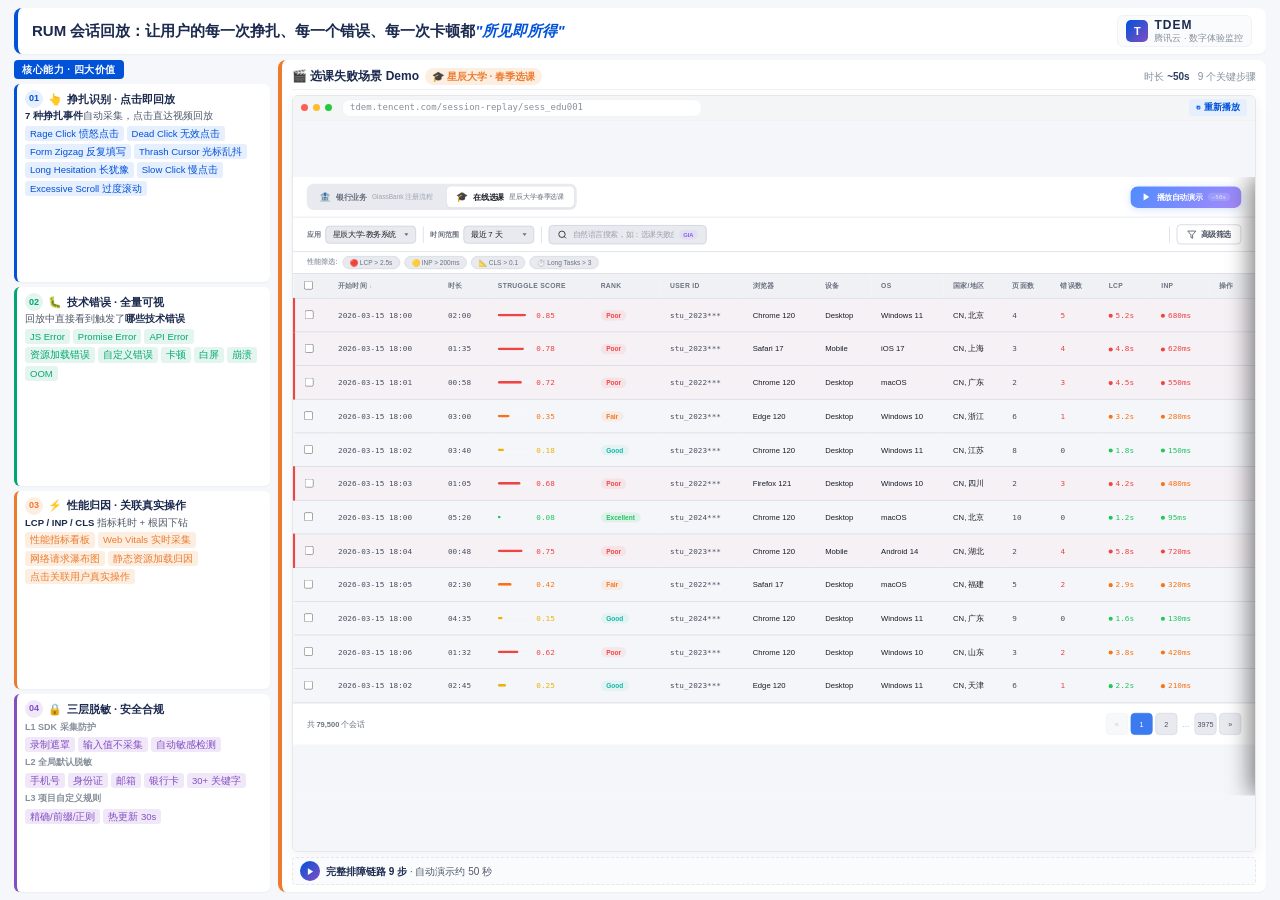
<file: tdem-demo/demo-ppt/index.html>
<!DOCTYPE html>
<html lang="zh-CN">
<head>
<meta charset="UTF-8">
<meta name="viewport" content="width=device-width, initial-scale=1.0">
<title>RUM 会话回放 · 选课失败场景 Demo | TDEM</title>
<style>
  * { box-sizing: border-box; margin: 0; padding: 0; }
  :root {
    --brand-blue: #0052D9;
    --brand-blue-light: #E6EFFD;
    --brand-green: #00A870;
    --brand-green-light: #E3F5EE;
    --brand-orange: #ED7B2F;
    --brand-orange-light: #FCEFE2;
    --brand-purple: #834EC2;
    --brand-purple-light: #F0E8F9;
    --text-title: #1B2A4E;
    --text-primary: #2C3E5C;
    --text-secondary: #4E5969;
    --text-tertiary: #86909C;
    --bg-page: #F5F7FA;
    --bg-card: #FFFFFF;
    --bg-subtle: #FAFBFC;
    --border: #E5E7EB;
    --border-light: #F0F2F5;
    --danger: #E34D59;
    --shadow-sm: 0 1px 2px rgba(27, 42, 78, 0.04);
    --shadow-md: 0 4px 16px rgba(27, 42, 78, 0.06);
  }

  html, body { height: 100%; font-family: 'PingFang SC', -apple-system, BlinkMacSystemFont, 'Segoe UI', 'Helvetica Neue', sans-serif; background: var(--bg-page); color: var(--text-primary); font-size: 13px; line-height: 1.5; -webkit-font-smoothing: antialiased; overflow: hidden; }

  /* ===== PPT Single-Page Container ===== */
  .ppt-page {
    width: 100%; height: 100vh; max-width: 1920px;
    margin: 0 auto; padding: 8px 14px;
    display: flex; flex-direction: column; gap: 6px;
    overflow: hidden;
  }

  /* ===== Header ===== */
  .ppt-header {
    display: flex; align-items: center; justify-content: space-between;
    padding: 7px 14px; background: var(--bg-card);
    border-radius: 8px; box-shadow: var(--shadow-sm);
    border-left: 4px solid var(--brand-blue);
    flex-shrink: 0;
  }
  .ppt-title { font-size: 15px; font-weight: 700; color: var(--text-title); }
  .ppt-title .accent { color: var(--brand-blue); font-style: italic; }
  .ppt-logo { display: flex; align-items: center; gap: 6px; padding: 3px 8px; background: var(--bg-subtle); border-radius: 6px; border: 1px solid var(--border-light); }
  .ppt-logo-icon { width: 22px; height: 22px; border-radius: 5px; background: linear-gradient(135deg, var(--brand-blue), var(--brand-purple)); display: flex; align-items: center; justify-content: center; color: #fff; font-weight: 800; font-size: 11px; }
  .ppt-logo-text { display: flex; flex-direction: column; line-height: 1.15; }
  .ppt-logo-name { font-size: 12px; font-weight: 700; color: var(--text-title); letter-spacing: 1px; }
  .ppt-logo-subtitle { font-size: 9px; color: var(--text-tertiary); }

  /* ===== Body: Left sidebar + Right demo ===== */
  .ppt-body { display: flex; gap: 8px; flex: 1; min-height: 0; }

  /* ===== Left: Capability Cards ===== */
  .capability-section {
    display: flex; flex-direction: column; gap: 5px;
    width: 256px; flex-shrink: 0;
  }
  .section-label {
    display: inline-flex; align-items: center; gap: 5px;
    padding: 2px 8px; background: var(--brand-blue);
    color: #fff; font-size: 10px; font-weight: 700;
    border-radius: 4px; letter-spacing: 0.5px;
    align-self: flex-start;
  }
  .capability-list {
    display: flex; flex-direction: column;
    gap: 5px; flex: 1; min-height: 0;
  }

  /* Card base */
  .cap-card {
    background: var(--bg-card); border-radius: 6px;
    padding: 6px 8px; box-shadow: var(--shadow-sm);
    border-left: 3px solid var(--brand-blue);
    display: flex; flex-direction: column; gap: 2px;
    flex: 1; min-height: 0; overflow: hidden;
  }
  .cap-card.c1 { border-left-color: var(--brand-blue); }
  .cap-card.c2 { border-left-color: var(--brand-green); }
  .cap-card.c3 { border-left-color: var(--brand-orange); }
  .cap-card.c4 { border-left-color: var(--brand-purple); }

  .cap-card-header { display: flex; align-items: center; gap: 5px; }
  .cap-num {
    width: 18px; height: 18px; border-radius: 50%;
    display: inline-flex; align-items: center; justify-content: center;
    font-size: 9px; font-weight: 800; flex-shrink: 0;
  }
  .cap-card.c1 .cap-num { background: var(--brand-blue-light); color: var(--brand-blue); }
  .cap-card.c2 .cap-num { background: var(--brand-green-light); color: var(--brand-green); }
  .cap-card.c3 .cap-num { background: var(--brand-orange-light); color: var(--brand-orange); }
  .cap-card.c4 .cap-num { background: var(--brand-purple-light); color: var(--brand-purple); }
  .cap-icon { font-size: 11px; flex-shrink: 0; }
  .cap-title { font-size: 11px; font-weight: 700; color: var(--text-title); }

  .cap-desc { font-size: 9.5px; line-height: 1.35; color: var(--text-secondary); }
  .cap-desc strong { color: var(--text-title); font-weight: 600; }

  /* Tag list — all tags use card's accent color */
  .cap-tag-list { list-style: none; display: flex; flex-wrap: wrap; gap: 3px; margin: 1px 0; }
  .cap-tag {
    display: inline-block; padding: 0 5px;
    border-radius: 3px; font-size: 9.5px; line-height: 1.6;
    white-space: nowrap;
  }
  /* Per-card tag colors — unified, no random highlighting */
  .cap-card.c1 .cap-tag { background: var(--brand-blue-light); color: var(--brand-blue); }
  .cap-card.c2 .cap-tag { background: var(--brand-green-light); color: var(--brand-green); }
  .cap-card.c3 .cap-tag { background: var(--brand-orange-light); color: var(--brand-orange); }
  .cap-card.c4 .cap-tag { background: var(--brand-purple-light); color: var(--brand-purple); }

  /* Sub-section label inside card 4 */
  .cap-sub { font-size: 9px; color: var(--text-tertiary); font-weight: 600; margin-top: 1px; }

  /* ===== Right: Demo Panel ===== */
  .demo-panel {
    display: flex; flex-direction: column; gap: 5px;
    background: var(--bg-card); border-radius: 8px;
    padding: 7px 10px; box-shadow: var(--shadow-sm);
    border-left: 4px solid var(--brand-orange);
    flex: 1; min-height: 0; min-width: 0;
  }
  .demo-header {
    display: flex; align-items: center; justify-content: space-between;
    padding-bottom: 4px; border-bottom: 1px solid var(--border-light);
    flex-shrink: 0;
  }
  .demo-title { display: flex; align-items: center; gap: 6px; font-size: 12px; font-weight: 700; color: var(--text-title); }
  .demo-scenario-tag {
    display: inline-flex; align-items: center; gap: 3px;
    padding: 1px 7px; background: var(--brand-orange-light);
    color: var(--brand-orange); font-size: 10px; font-weight: 700;
    border-radius: 10px;
  }
  .demo-meta { display: flex; gap: 8px; font-size: 10px; color: var(--text-tertiary); }
  .demo-meta-item { display: flex; align-items: center; gap: 3px; }
  .demo-meta-item strong { color: var(--text-primary); font-weight: 600; }

  /* Browser chrome */
  .demo-browser {
    border-radius: 6px; overflow: hidden;
    border: 1px solid var(--border);
    background: var(--bg-card); box-shadow: var(--shadow-md);
    flex: 1; display: flex; flex-direction: column; min-height: 0;
  }
  .demo-browser-bar {
    display: flex; align-items: center; gap: 5px;
    padding: 3px 8px; background: #F4F5F7;
    border-bottom: 1px solid var(--border-light);
    flex-shrink: 0;
  }
  .demo-browser-dot { width: 7px; height: 7px; border-radius: 50%; }
  .demo-browser-dot.red { background: #FF5F56; }
  .demo-browser-dot.yellow { background: #FFBD2E; }
  .demo-browser-dot.green { background: #27C93F; }
  .demo-browser-url {
    margin-left: 5px; padding: 1px 7px; background: #fff;
    border: 1px solid var(--border-light); border-radius: 8px;
    font-size: 9px; color: var(--text-tertiary);
    font-family: 'SF Mono', 'Consolas', monospace;
    flex: 1; max-width: 360px;
  }
  .demo-browser-refresh {
    margin-left: auto; padding: 2px 7px; background: var(--brand-blue-light);
    color: var(--brand-blue); font-size: 9px; font-weight: 600;
    border: none; border-radius: 3px; cursor: pointer;
  }
  .demo-browser-refresh:hover { background: var(--brand-blue); color: #fff; }

  /* Iframe scale trick */
  .demo-iframe-wrap { flex: 1; position: relative; overflow: hidden; background: #f5f6fa; min-height: 0; }
  .demo-iframe {
    position: absolute; top: 0; left: 0;
    width: 1400px; height: 900px;
    border: none; transform-origin: top left;
    background: #f5f6fa;
  }

  /* Footer */
  .demo-footer {
    display: flex; align-items: center;
    padding: 3px 7px; background: var(--bg-subtle);
    border-radius: 4px; border: 1px dashed var(--border);
    font-size: 10px; color: var(--text-secondary);
    flex-shrink: 0; gap: 6px;
  }
  .demo-play-toggle {
    width: 20px; height: 20px; border-radius: 50%;
    background: linear-gradient(135deg, var(--brand-blue), var(--brand-purple));
    color: #fff; display: flex; align-items: center; justify-content: center;
    border: none; cursor: pointer; flex-shrink: 0; transition: all 0.2s ease;
  }
  .demo-play-toggle:hover { transform: scale(1.1); }
  .demo-play-toggle.playing { background: linear-gradient(135deg, var(--brand-orange), var(--danger)); }
  .demo-cta-text strong { color: var(--text-title); font-weight: 700; }
</style>
</head>
<body>

<div class="ppt-page">

  <!-- Header -->
  <header class="ppt-header">
    <div class="ppt-title">
      RUM 会话回放：让用户的每一次挣扎、每一个错误、每一次卡顿都<span class="accent">"所见即所得"</span>
    </div>
    <div class="ppt-logo">
      <div class="ppt-logo-icon">T</div>
      <div class="ppt-logo-text">
        <span class="ppt-logo-name">TDEM</span>
        <span class="ppt-logo-subtitle">腾讯云 · 数字体验监控</span>
      </div>
    </div>
  </header>

  <!-- Body -->
  <div class="ppt-body">

    <!-- Left: Capabilities -->
    <div class="capability-section">
      <span class="section-label">核心能力 · 四大价值</span>
      <div class="capability-list">

        <!-- 01 挣扎识别 -->
        <div class="cap-card c1">
          <div class="cap-card-header">
            <span class="cap-num">01</span>
            <span class="cap-icon">👆</span>
            <span class="cap-title">挣扎识别 · 点击即回放</span>
          </div>
          <div class="cap-desc"><strong>7 种挣扎事件</strong>自动采集，点击直达视频回放</div>
          <ul class="cap-tag-list">
            <li class="cap-tag">Rage Click 愤怒点击</li>
            <li class="cap-tag">Dead Click 无效点击</li>
            <li class="cap-tag">Form Zigzag 反复填写</li>
            <li class="cap-tag">Thrash Cursor 光标乱抖</li>
            <li class="cap-tag">Long Hesitation 长犹豫</li>
            <li class="cap-tag">Slow Click 慢点击</li>
            <li class="cap-tag">Excessive Scroll 过度滚动</li>
          </ul>
        </div>

        <!-- 02 技术错误 -->
        <div class="cap-card c2">
          <div class="cap-card-header">
            <span class="cap-num">02</span>
            <span class="cap-icon">🐛</span>
            <span class="cap-title">技术错误 · 全量可视</span>
          </div>
          <div class="cap-desc">回放中直接看到触发了<strong>哪些技术错误</strong></div>
          <ul class="cap-tag-list">
            <li class="cap-tag">JS Error</li>
            <li class="cap-tag">Promise Error</li>
            <li class="cap-tag">API Error</li>
            <li class="cap-tag">资源加载错误</li>
            <li class="cap-tag">自定义错误</li>
            <li class="cap-tag">卡顿</li>
            <li class="cap-tag">白屏</li>
            <li class="cap-tag">崩溃</li>
            <li class="cap-tag">OOM</li>
          </ul>
        </div>

        <!-- 03 性能归因 -->
        <div class="cap-card c3">
          <div class="cap-card-header">
            <span class="cap-num">03</span>
            <span class="cap-icon">⚡</span>
            <span class="cap-title">性能归因 · 关联真实操作</span>
          </div>
          <div class="cap-desc"><strong>LCP / INP / CLS</strong> 指标耗时 + 根因下钻</div>
          <ul class="cap-tag-list">
            <li class="cap-tag">性能指标看板</li>
            <li class="cap-tag">Web Vitals 实时采集</li>
            <li class="cap-tag">网络请求瀑布图</li>
            <li class="cap-tag">静态资源加载归因</li>
            <li class="cap-tag">点击关联用户真实操作</li>
          </ul>
        </div>

        <!-- 04 三层脱敏 -->
        <div class="cap-card c4">
          <div class="cap-card-header">
            <span class="cap-num">04</span>
            <span class="cap-icon">🔒</span>
            <span class="cap-title">三层脱敏 · 安全合规</span>
          </div>
          <div class="cap-sub">L1 SDK 采集防护</div>
          <ul class="cap-tag-list">
            <li class="cap-tag">录制遮罩</li>
            <li class="cap-tag">输入值不采集</li>
            <li class="cap-tag">自动敏感检测</li>
          </ul>
          <div class="cap-sub">L2 全局默认脱敏</div>
          <ul class="cap-tag-list">
            <li class="cap-tag">手机号</li>
            <li class="cap-tag">身份证</li>
            <li class="cap-tag">邮箱</li>
            <li class="cap-tag">银行卡</li>
            <li class="cap-tag">30+ 关键字</li>
          </ul>
          <div class="cap-sub">L3 项目自定义规则</div>
          <ul class="cap-tag-list">
            <li class="cap-tag">精确/前缀/正则</li>
            <li class="cap-tag">热更新 30s</li>
          </ul>
        </div>
      </div>
    </div>

    <!-- Right: Demo -->
    <div class="demo-panel">
      <div class="demo-header">
        <div class="demo-title">
          <span>🎬 选课失败场景 Demo</span>
          <span class="demo-scenario-tag">🎓 星辰大学 · 春季选课</span>
        </div>
        <div class="demo-meta">
          <span class="demo-meta-item">时长 <strong>~50s</strong></span>
          <span class="demo-meta-item">9 个关键步骤</span>
        </div>
      </div>

      <div class="demo-browser">
        <div class="demo-browser-bar">
          <div class="demo-browser-dot red"></div>
          <div class="demo-browser-dot yellow"></div>
          <div class="demo-browser-dot green"></div>
          <div class="demo-browser-url">tdem.tencent.com/session-replay/sess_edu001</div>
          <button class="demo-browser-refresh" onclick="reloadDemo()">↻ 重新播放</button>
        </div>
        <div class="demo-iframe-wrap" id="demo-iframe-wrap">
          <iframe class="demo-iframe" id="demo-iframe"
            src="../session-replay/index.html?scenario=edu&autoplay=1&theme=light"
            title="TDEM Session Replay Demo"></iframe>
        </div>
      </div>

      <div class="demo-footer">
        <button class="demo-play-toggle" id="demo-play-toggle" onclick="toggleDemo()" title="播放 / 暂停">
          <svg id="play-icon" width="9" height="9" viewBox="0 0 24 24" fill="currentColor"><polygon points="5 3 19 12 5 21 5 3"/></svg>
          <svg id="pause-icon" width="9" height="9" viewBox="0 0 24 24" fill="currentColor" style="display:none"><rect x="6" y="4" width="4" height="16"/><rect x="14" y="4" width="4" height="16"/></svg>
        </button>
        <div class="demo-cta-text"><strong>完整排障链路 9 步</strong> · 自动演示约 50 秒</div>
      </div>
    </div>
  </div>

</div>

<script>
  const IFRAME_NATIVE_W = 1400;
  const IFRAME_NATIVE_H = 900;

  function applyIframeScale() {
    const wrap = document.getElementById('demo-iframe-wrap');
    const iframe = document.getElementById('demo-iframe');
    if (!wrap || !iframe) return;
    const r = wrap.getBoundingClientRect();
    if (r.width < 10 || r.height < 10) { requestAnimationFrame(applyIframeScale); return; }
    const scale = Math.min(r.width / IFRAME_NATIVE_W, r.height / IFRAME_NATIVE_H);
    const ox = Math.max(0, (r.width - IFRAME_NATIVE_W * scale) / 2);
    const oy = Math.max(0, (r.height - IFRAME_NATIVE_H * scale) / 2);
    iframe.style.transform = `translate(${ox}px,${oy}px) scale(${scale})`;
  }

  function reloadDemo() {
    document.getElementById('demo-iframe').contentWindow.postMessage({ type: 'reloadDemo' }, '*');
  }

  function toggleDemo() {
    document.getElementById('demo-iframe').contentWindow.postMessage({ type: 'toggleDemo' }, '*');
  }

  function updatePlayToggleUI(playing) {
    const btn = document.getElementById('demo-play-toggle');
    document.getElementById('play-icon').style.display = playing ? 'none' : 'block';
    document.getElementById('pause-icon').style.display = playing ? 'block' : 'none';
    btn.classList.toggle('playing', playing);
  }

  window.addEventListener('message', (e) => {
    if (e.data && e.data.type === 'demoStateChange') updatePlayToggleUI(e.data.running);
  });

  document.getElementById('demo-iframe').addEventListener('load', () => {
    setTimeout(() => {
      document.getElementById('demo-iframe').contentWindow.postMessage({ type: 'queryDemoState' }, '*');
    }, 1000);
  });

  window.addEventListener('load', applyIframeScale);
  window.addEventListener('resize', applyIframeScale);
  setTimeout(applyIframeScale, 100);
  setTimeout(applyIframeScale, 500);
  setTimeout(applyIframeScale, 1500);
</script>
</body>
</html>
</file>
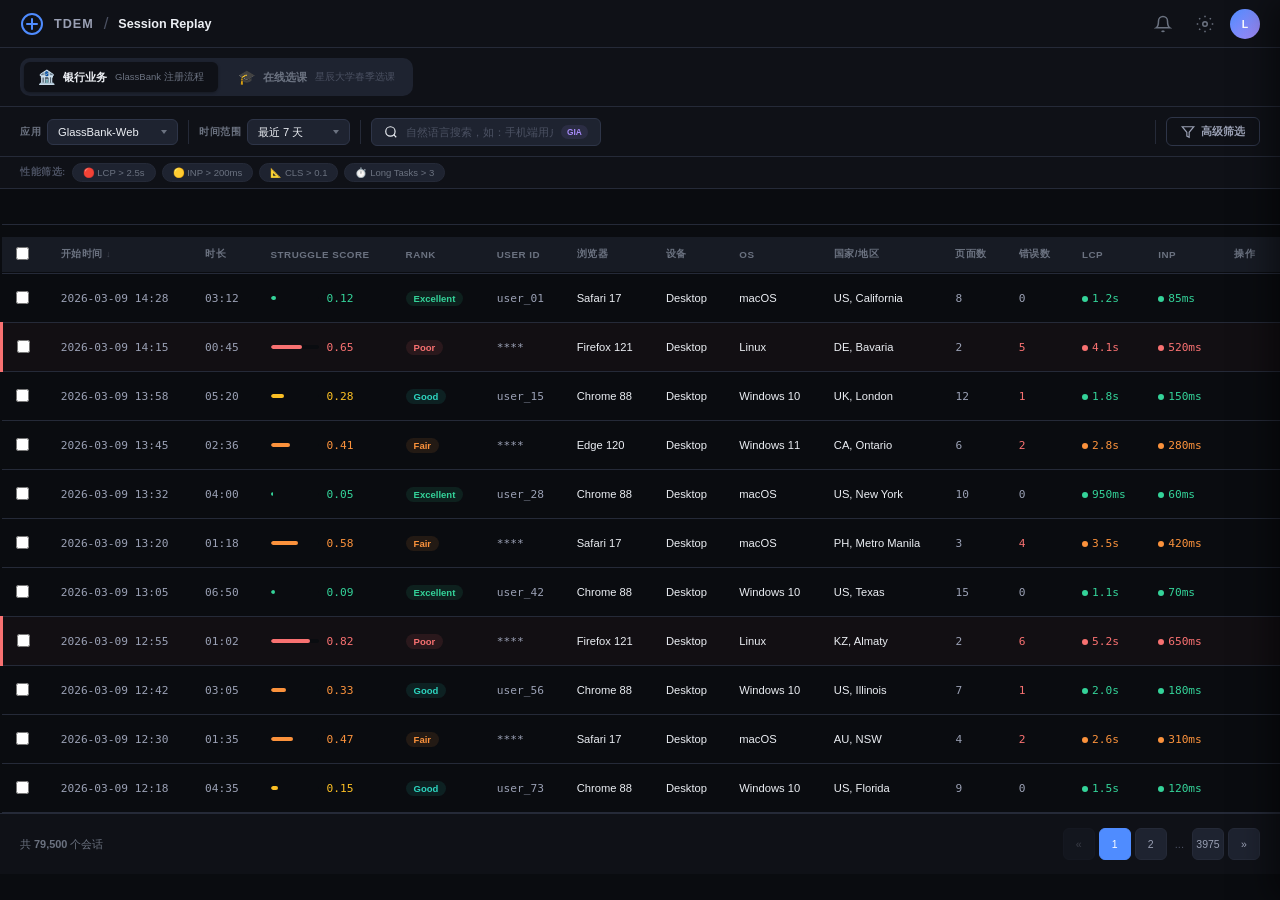
<file: tdem-demo/session-replay/index.html>
<!DOCTYPE html>
<html lang="zh-CN">
<head>
<meta charset="UTF-8">
<meta name="viewport" content="width=device-width, initial-scale=1.0">
<title>Session Replay - TDEM</title>
<link rel="stylesheet" href="style.css?v=20260401">
<script>
  var _tp = new URLSearchParams(window.location.search).get('theme');
  document.documentElement.setAttribute('data-theme', _tp || localStorage.getItem('tdem-theme') || 'dark');
</script>
</head>
<body>
<div id="app">
  <!-- Top Nav -->
  <nav class="top-nav">
    <div class="nav-left">
      <div class="nav-logo"><svg width="24" height="24" viewBox="0 0 24 24" fill="none"><circle cx="12" cy="12" r="10" stroke="#4f8cff" stroke-width="2"/><path d="M7 12h10M12 7v10" stroke="#4f8cff" stroke-width="2" stroke-linecap="round"/></svg></div>
      <span class="nav-brand">TDEM</span>
      <span class="nav-sep">/</span>
      <span class="nav-page-name">Session Replay</span>
    </div>
    <div class="nav-right">
      <button class="nav-icon-btn" title="通知"><svg width="18" height="18" viewBox="0 0 24 24" fill="none" stroke="currentColor" stroke-width="2"><path d="M18 8A6 6 0 006 8c0 7-3 9-3 9h18s-3-2-3-9"/><path d="M13.73 21a2 2 0 01-3.46 0"/></svg></button>
      <button class="nav-icon-btn" title="设置"><svg width="18" height="18" viewBox="0 0 24 24" fill="none" stroke="currentColor" stroke-width="2"><circle cx="12" cy="12" r="3"/><path d="M12 1v2m0 18v2M4.22 4.22l1.42 1.42m12.72 12.72l1.42 1.42M1 12h2m18 0h2M4.22 19.78l1.42-1.42M18.36 5.64l1.42-1.42"/></svg></button>
      <div class="nav-avatar">L</div>
    </div>
  </nav>

  <!-- ==================== LIST VIEW ==================== -->
  <div id="list-view">
    <!-- Scenario Switcher Bar -->
    <div class="scenario-bar">
      <div class="scenario-tabs" id="scenario-tabs">
        <button class="scenario-tab active" data-scenario="bank" onclick="switchScenario('bank')">
          <span class="scenario-icon">🏦</span>
          <span class="scenario-name">银行业务</span>
          <span class="scenario-hint">GlassBank 注册流程</span>
        </button>
        <button class="scenario-tab" data-scenario="edu" onclick="switchScenario('edu')">
          <span class="scenario-icon">🎓</span>
          <span class="scenario-name">在线选课</span>
          <span class="scenario-hint">星辰大学春季选课</span>
        </button>
      </div>
      <button class="btn-auto-demo" id="btn-auto-demo" onclick="runAutoDemo()" style="display:none">
        <svg width="14" height="14" viewBox="0 0 24 24" fill="currentColor"><polygon points="5 3 19 12 5 21 5 3"/></svg>
        <span>播放自动演示</span>
        <span class="auto-demo-hint">~50s</span>
      </button>
    </div>

    <!-- Toolbar -->
    <div class="toolbar">
      <div class="toolbar-left">
        <div class="toolbar-group">
          <label class="toolbar-label">应用</label>
          <div class="select-wrapper"><select id="app-select"><option selected>GlassBank-Web</option><option>GlassBank-Mobile</option></select></div>
        </div>
        <div class="toolbar-sep"></div>
        <div class="toolbar-group">
          <label class="toolbar-label">时间范围</label>
          <div class="select-wrapper"><select id="time-select"><option value="24h">最近 24 小时</option><option value="7d" selected>最近 7 天</option><option value="30d">最近 30 天</option></select></div>
        </div>
        <div class="toolbar-sep"></div>
        <div class="toolbar-group search-group">
          <div class="search-box">
            <svg width="14" height="14" viewBox="0 0 24 24" fill="none" stroke="currentColor" stroke-width="2"><circle cx="11" cy="11" r="8"/><line x1="21" y1="21" x2="16.65" y2="16.65"/></svg>
            <input type="text" id="nl-search" placeholder="自然语言搜索，如：手机端用户在注册页触发 rage click 的会话">
            <span class="search-badge">GIA</span>
          </div>
        </div>
        <div class="toolbar-sep"></div>
        <button class="btn btn-ghost" id="adv-filter-btn">
          <svg width="14" height="14" viewBox="0 0 24 24" fill="none" stroke="currentColor" stroke-width="2"><polygon points="22 3 2 3 10 12.46 10 19 14 21 14 12.46 22 3"/></svg>
          高级筛选
        </button>
      </div>
    </div>

    <!-- Advanced Filter Panel -->
    <div class="adv-filter-panel" id="adv-filter-panel">
      <div class="adv-filter-grid">
        <div class="adv-filter-item">
          <label>Has Struggle</label>
          <div class="toggle-group"><button class="toggle-btn active" data-val="all">全部</button><button class="toggle-btn" data-val="yes">是</button><button class="toggle-btn" data-val="no">否</button></div>
        </div>
        <div class="adv-filter-item">
          <label>Struggle Type</label>
          <div class="chip-group"><span class="chip" data-val="rage_click">Rage Click</span><span class="chip" data-val="dead_click">Dead Click</span><span class="chip" data-val="form_zigzag">Form Zig-Zag</span><span class="chip" data-val="thrash_cursor">Thrash Cursor</span></div>
        </div>
        <div class="adv-filter-item">
          <label>Has Error</label>
          <div class="toggle-group"><button class="toggle-btn active" data-val="all">全部</button><button class="toggle-btn" data-val="yes">是</button><button class="toggle-btn" data-val="no">否</button></div>
        </div>
        <div class="adv-filter-item">
          <label>Struggle Rank</label>
          <div class="chip-group"><span class="chip">Excellent</span><span class="chip">Good</span><span class="chip">Fair</span><span class="chip">Poor</span></div>
        </div>
        <div class="adv-filter-item">
          <label>Device Type</label>
          <div class="chip-group"><span class="chip">Desktop</span><span class="chip">Mobile</span><span class="chip">Tablet</span></div>
        </div>
        <div class="adv-filter-item">
          <label>Browser</label>
          <div class="chip-group"><span class="chip">Chrome</span><span class="chip">Safari</span><span class="chip">Firefox</span><span class="chip">Edge</span></div>
        </div>
      </div>
      <div class="adv-filter-footer">
        <button class="btn btn-ghost" onclick="toggleAdvFilter()">收起</button>
        <button class="btn btn-primary" onclick="applyAdvFilter()">应用筛选</button>
      </div>
    </div>

    <!-- Active Filter Tags -->
    <div class="active-filters" id="active-filters"></div>

    <!-- Batch Action Toolbar (hidden by default) -->
    <div class="batch-toolbar" id="batch-toolbar" style="display:none">
      <div class="batch-toolbar-left">
        <span class="batch-count" id="batch-count">0</span> 个会话已选中
      </div>
      <div class="batch-toolbar-right">
        <button class="btn btn-ghost batch-btn" onclick="batchAction('tag')">
          <svg width="14" height="14" viewBox="0 0 24 24" fill="none" stroke="currentColor" stroke-width="2"><path d="M20.59 13.41l-7.17 7.17a2 2 0 01-2.83 0L2 12V2h10l8.59 8.59a2 2 0 010 2.82z"/><line x1="7" y1="7" x2="7.01" y2="7"/></svg>
          批量标记
        </button>
        <button class="btn btn-ghost batch-btn" onclick="batchAction('export')">
          <svg width="14" height="14" viewBox="0 0 24 24" fill="none" stroke="currentColor" stroke-width="2"><path d="M21 15v4a2 2 0 01-2 2H5a2 2 0 01-2-2v-4"/><polyline points="7 10 12 15 17 10"/><line x1="12" y1="15" x2="12" y2="3"/></svg>
          导出会话
        </button>
        <button class="btn btn-ghost batch-btn" onclick="batchAction('perf')">
          <svg width="14" height="14" viewBox="0 0 24 24" fill="none" stroke="currentColor" stroke-width="2"><polyline points="22 12 18 12 15 21 9 3 6 12 2 12"/></svg>
          性能对比
        </button>
        <button class="btn btn-ghost batch-btn" onclick="batchAction('clear')">清除选择</button>
      </div>
    </div>

    <!-- Performance Quick Filters -->
    <div class="perf-quick-filters" id="perf-quick-filters">
      <span class="perf-filter-label">性能筛选:</span>
      <button class="perf-filter-chip" data-filter="slow-lcp" onclick="togglePerfFilter(this)">🔴 LCP &gt; 2.5s</button>
      <button class="perf-filter-chip" data-filter="slow-inp" onclick="togglePerfFilter(this)">🟡 INP &gt; 200ms</button>
      <button class="perf-filter-chip" data-filter="bad-cls" onclick="togglePerfFilter(this)">📐 CLS &gt; 0.1</button>
      <button class="perf-filter-chip" data-filter="long-tasks" onclick="togglePerfFilter(this)">⏱️ Long Tasks &gt; 3</button>
    </div>

    <!-- Session Table -->
    <div class="table-wrapper">
      <table class="session-table" id="session-table">
        <thead>
          <tr>
            <th><input type="checkbox" id="select-all"></th>
            <th class="sortable" data-sort="start_time">开始时间 <span class="sort-icon">↓</span></th>
            <th class="sortable" data-sort="duration">时长</th>
            <th class="sortable" data-sort="struggle_score">Struggle Score</th>
            <th>Rank</th>
            <th>User ID</th>
            <th>浏览器</th>
            <th>设备</th>
            <th>OS</th>
            <th>国家/地区</th>
            <th class="sortable" data-sort="page_count">页面数</th>
            <th class="sortable" data-sort="error_count">错误数</th>
            <th class="sortable" data-sort="perf_lcp" data-web-only>LCP</th>
            <th class="sortable" data-sort="perf_inp" data-web-only>INP</th>
            <th>操作</th>
          </tr>
        </thead>
        <tbody id="session-tbody"></tbody>
      </table>
    </div>

    <!-- Pagination -->
    <div class="pagination">
      <span class="pagination-info">共 <strong>79,500</strong> 个会话</span>
      <div class="pagination-controls">
        <button class="page-btn" disabled>«</button>
        <button class="page-btn active">1</button>
        <button class="page-btn">2</button>
        <button class="page-btn">3</button>
        <span class="page-dots">...</span>
        <button class="page-btn">3975</button>
        <button class="page-btn">»</button>
      </div>
    </div>
  </div>

  <!-- ==================== REPLAY VIEW ==================== -->
  <div id="replay-view" style="display:none">
    <!-- Replay Top Bar -->
    <div class="replay-topbar">
      <div class="replay-topbar-left">
        <button class="btn btn-ghost" onclick="backToList()">
          <svg width="14" height="14" viewBox="0 0 24 24" fill="none" stroke="currentColor" stroke-width="2"><line x1="19" y1="12" x2="5" y2="12"/><polyline points="12 19 5 12 12 5"/></svg>
          返回列表
        </button>

        <div class="replay-session-info">
          <span class="replay-session-id" id="replay-session-id">sess_abc123</span>
          <span class="replay-meta">Duration: <strong>01:25</strong></span>
          <span class="replay-meta">Score: <strong class="score-poor">0.73</strong></span>
          <span class="rank-badge poor">Poor</span>
        </div>
      </div>
      <div class="replay-topbar-right">
        <button class="btn btn-ghost nav-session" id="prev-session" onclick="navigateSession(-1)" title="上一个会话">
          <svg width="14" height="14" viewBox="0 0 24 24" fill="none" stroke="currentColor" stroke-width="2"><polyline points="15 18 9 12 15 6"/></svg>
        </button>
        <button class="btn btn-ghost nav-session" id="next-session" onclick="navigateSession(1)" title="下一个会话">
          <svg width="14" height="14" viewBox="0 0 24 24" fill="none" stroke="currentColor" stroke-width="2"><polyline points="9 18 15 12 9 6"/></svg>
        </button>
        <div class="topbar-divider"></div>
        <button class="btn btn-ghost" id="share-btn"><svg width="14" height="14" viewBox="0 0 24 24" fill="none" stroke="currentColor" stroke-width="2"><path d="M4 12v8a2 2 0 002 2h12a2 2 0 002-2v-8"/><polyline points="16 6 12 2 8 6"/><line x1="12" y1="2" x2="12" y2="15"/></svg> 分享</button>
        <button class="btn btn-ghost" id="tag-btn"><svg width="14" height="14" viewBox="0 0 24 24" fill="none" stroke="currentColor" stroke-width="2"><path d="M20.59 13.41l-7.17 7.17a2 2 0 01-2.83 0L2 12V2h10l8.59 8.59a2 2 0 010 2.82z"/><line x1="7" y1="7" x2="7.01" y2="7"/></svg> 标记</button>
        <div class="dropdown" id="create-dropdown">
          <button class="btn btn-primary dropdown-trigger" onclick="toggleCreateDropdown(event)">Create ▾</button>
          <div class="dropdown-menu" id="create-dropdown-menu">
            <div class="dropdown-item funnel-studio-item" onclick="createAction('funnel')">
              <svg width="14" height="14" viewBox="0 0 24 24" fill="none" stroke="var(--blue)" stroke-width="2"><polygon points="22 3 2 3 10 12.46 10 19 14 21 14 12.46 22 3"/></svg>
              分析此路径
              <span class="dropdown-hint">查看群体数据 · 可保存为漏斗</span>
            </div>
            <div class="dropdown-item" onclick="createAction('page')">Page</div>
            <div class="dropdown-item" onclick="createAction('action')">Action</div>
            <div class="dropdown-item" onclick="createAction('attribute')">Attribute</div>
            <div class="dropdown-item" onclick="createAction('validator')">Validator</div>
          </div>
        </div>
      </div>
    </div>

    <!-- Replay Main Area -->
    <div class="replay-main">
      <!-- Left: Event + Performance Panel -->
      <div class="event-panel">
        <div class="event-panel-header">
          <div class="panel-tab-bar">
            <button class="panel-tab active" data-panel="events" onclick="switchPanelTab(this)">
              <svg width="12" height="12" viewBox="0 0 24 24" fill="none" stroke="currentColor" stroke-width="2"><circle cx="12" cy="12" r="10"/><polyline points="12 6 12 12 16 14"/></svg>
              事件列表
            </button>
            <button class="panel-tab" data-panel="performance" onclick="switchPanelTab(this)">
              <svg width="12" height="12" viewBox="0 0 24 24" fill="none" stroke="currentColor" stroke-width="2"><polyline points="22 12 18 12 15 21 9 3 6 12 2 12"/></svg>
              性能
            </button>
          </div>
          <div class="event-filter-chips" id="event-filter-chips">
            <button class="event-chip active" data-cat="all">全部</button>
            <button class="event-chip" data-cat="struggle">挣扎</button>
            <button class="event-chip" data-cat="technical">错误</button>
            <button class="event-chip" data-cat="behavior">行为</button>
          </div>
        </div>
        <div class="event-list" id="event-list"></div>
        <!-- Performance Panel (hidden by default) -->
        <div class="perf-panel" id="perf-panel" style="display:none">
          <div class="perf-panel-section">
            <div class="perf-panel-title">Web Vitals</div>
            <div class="perf-vitals-grid" id="perf-vitals-grid"></div>
          </div>
          <div class="perf-panel-section">
            <div class="perf-panel-title">性能 & 资源时间线</div>
            <div class="perf-events-timeline" id="perf-events-timeline"></div>
          </div>
        </div>
      </div>

      <!-- Right: Player Area -->
      <div class="player-area">
        <!-- Player Screen -->
        <div class="player-screen" id="player-screen">
          <div class="player-placeholder">
            <div class="mock-browser">
              <div class="mock-browser-bar">
                <span class="mock-dot red"></span>
                <span class="mock-dot yellow"></span>
                <span class="mock-dot green"></span>
                <span class="mock-url" id="mock-url">glassbk.digital</span>
              </div>
              <div class="mock-content" id="mock-content">
                <div class="mock-page" id="mock-page">
                  <div class="mock-header">
                    <div class="mock-logo">GlassBank</div>
                    <div class="mock-nav-items"><span>Home</span><span>Products</span><span>About</span><span class="highlight">Register</span></div>
                  </div>
                  <div class="mock-hero">
                    <div class="mock-hero-text">Welcome to GlassBank</div>
                    <div class="mock-hero-sub">Your trusted digital banking partner</div>
                    <button class="mock-cta">Get Started</button>
                  </div>
                </div>
              </div>
            </div>
            <!-- Cursor overlay -->
            <div class="cursor-indicator" id="cursor-indicator">
              <svg width="20" height="20" viewBox="0 0 24 24"><path d="M5 3l14 9-8 2-3 8z" fill="var(--blue)" stroke="var(--bg-1)" stroke-width="1"/></svg>
            </div>
            <!-- Click ripple -->
            <div class="click-ripple" id="click-ripple"></div>
          </div>
        </div>

        <!-- Player Controls -->
        <div class="player-controls">
          <div class="controls-row">
            <button class="ctrl-btn" id="play-btn" title="播放">
              <svg width="18" height="18" viewBox="0 0 24 24" fill="currentColor"><polygon points="5 3 19 12 5 21 5 3"/></svg>
            </button>
            <button class="ctrl-btn" id="skip-back-btn" title="快退 5s">
              <svg width="16" height="16" viewBox="0 0 24 24" fill="none" stroke="currentColor" stroke-width="2"><polyline points="11 17 6 12 11 7"/><polyline points="18 17 13 12 18 7"/></svg>
            </button>
            <button class="ctrl-btn" id="skip-fwd-btn" title="快进 5s">
              <svg width="16" height="16" viewBox="0 0 24 24" fill="none" stroke="currentColor" stroke-width="2"><polyline points="13 17 18 12 13 7"/><polyline points="6 17 11 12 6 7"/></svg>
            </button>
            <div class="speed-select">
              <select id="speed-select">
                <option value="0.25">×0.25</option>
                <option value="0.5">×0.5</option>
                <option value="1" selected>×1</option>
                <option value="4">×4</option>
                <option value="10">×10</option>
              </select>
            </div>
            <div class="skip-toggle">
              <label class="toggle-switch"><input type="checkbox" checked><span class="slider"></span></label>
              <span>Skip Inactivity</span>
            </div>
            <div class="time-display">
              <span id="current-time">00:00</span> / <span id="total-time">01:25</span>
            </div>
            <button class="ctrl-btn" id="fullscreen-btn" title="全屏">
              <svg width="16" height="16" viewBox="0 0 24 24" fill="none" stroke="currentColor" stroke-width="2"><polyline points="15 3 21 3 21 9"/><polyline points="9 21 3 21 3 15"/><line x1="21" y1="3" x2="14" y2="10"/><line x1="3" y1="21" x2="10" y2="14"/></svg>
            </button>
          </div>
          <!-- Progress Bar -->
          <div class="progress-bar-container">
            <div class="progress-bar" id="progress-bar">
              <div class="progress-fill" id="progress-fill" style="width:35%"></div>
              <div class="progress-handle" id="progress-handle" style="left:35%"></div>
              <!-- Struggle markers -->
              <div class="progress-marker struggle" style="left:35.3%" title="Rage Click"></div>
              <div class="progress-marker struggle" style="left:49.4%" title="Dead Click"></div>
              <div class="progress-marker struggle" style="left:56.5%" title="Form Zig-Zag"></div>
              <div class="progress-marker error" style="left:64.7%" title="JS Error"></div>
              <div class="progress-marker error" style="left:76.5%" title="API Error"></div>
              <div class="progress-marker struggle" style="left:82.4%" title="Rage Click"></div>
            </div>
          </div>
          <!-- Page Timeline -->
          <div class="page-timeline" id="page-timeline"></div>
        </div>

        <!-- AI Insights (collapsible) -->
        <div class="ai-panel" id="ai-panel">
          <div class="ai-panel-header" onclick="toggleAIPanel()">
            <div class="ai-panel-title">
              <svg width="16" height="16" viewBox="0 0 24 24" fill="none" stroke="#a78bfa" stroke-width="2"><polygon points="13 2 3 14 12 14 11 22 21 10 12 10 13 2"/></svg>
              <span>AI Insights</span>
            </div>
            <svg class="ai-chevron" id="ai-chevron" width="16" height="16" viewBox="0 0 24 24" fill="none" stroke="currentColor" stroke-width="2"><polyline points="6 9 12 15 18 9"/></svg>
          </div>
          <div class="ai-panel-body" id="ai-panel-body">
            <div class="ai-tabs">
              <button class="ai-tab active" data-tab="all">All</button>
              <button class="ai-tab" data-tab="technical">Technical</button>
              <button class="ai-tab" data-tab="behavioral">Behavioral</button>
              <button class="ai-tab" data-tab="performance">⚡ Performance</button>
            </div>
            <div class="ai-content" id="ai-content"></div>
          </div>
        </div>
      </div>
    </div>

  </div>

  <!-- ==================== FUNNEL STUDIO DRAWER ==================== -->
  <div class="drawer-overlay" id="drawer-overlay" onclick="toggleFunnelStudio()"></div>
  <div class="drawer-panel" id="drawer-panel">
    <div class="drawer-header">
      <div class="drawer-title-row">
        <svg width="18" height="18" viewBox="0 0 24 24" fill="none" stroke="var(--blue)" stroke-width="2"><polygon points="22 3 2 3 10 12.46 10 19 14 21 14 12.46 22 3"/></svg>
        <span class="drawer-title">分析此路径</span>
        <span class="ifs-badge" id="ifs-source-badge">基于当前会话路径</span>
        <button class="drawer-close-btn" onclick="toggleFunnelStudio()" title="关闭">
          <svg width="16" height="16" viewBox="0 0 24 24" fill="none" stroke="currentColor" stroke-width="2"><line x1="18" y1="6" x2="6" y2="18"/><line x1="6" y1="6" x2="18" y2="18"/></svg>
        </button>
      </div>
      <!-- Smart suggestion: matched existing funnels -->
      <div class="ifs-match-hint" id="ifs-match-hint" style="display:none">
        <svg width="14" height="14" viewBox="0 0 24 24" fill="none" stroke="var(--green)" stroke-width="2"><path d="M22 11.08V12a10 10 0 11-5.93-9.14"/><polyline points="22 4 12 14.01 9 11.01"/></svg>
        <span id="ifs-match-text"></span>
        <button class="btn btn-sm btn-ghost" id="ifs-match-action" onclick="openMatchedFunnel()">查看报告 →</button>
      </div>
    </div>
    <div class="drawer-body">
      <!-- Path Analysis Banner (Analyze This Path mode) -->
      <div id="ifs-path-analysis"></div>

      <!-- Funnel Name -->
      <div class="ifs-name-row">
        <label>漏斗名称</label>
        <input type="text" id="ifs-funnel-name" class="ifs-name-input" value="">
      </div>

      <!-- Steps Editor -->
      <div class="drawer-section-title">步骤编排</div>
      <div class="ifs-steps" id="ifs-steps"></div>
      <button class="btn btn-ghost btn-sm ifs-add-step" onclick="addInlineStep()">
        <svg width="12" height="12" viewBox="0 0 24 24" fill="none" stroke="currentColor" stroke-width="2"><line x1="12" y1="5" x2="12" y2="19"/><line x1="5" y1="12" x2="19" y2="12"/></svg>
        添加步骤
      </button>

      <!-- Preview -->
      <div class="drawer-section-title" style="margin-top:16px">漏斗预览</div>
      <div class="ifs-mini-preview" id="ifs-mini-preview"></div>

      <!-- Group Stats -->
      <div class="ifs-group-stats" id="ifs-group-stats"></div>

      <!-- AI Hint -->
      <div class="ifs-ai-hint" id="ifs-ai-hint"></div>
    </div>
    <div class="drawer-footer">
      <button class="btn btn-ghost" onclick="viewSimilarSessions()">
        <svg width="12" height="12" viewBox="0 0 24 24" fill="none" stroke="currentColor" stroke-width="2"><path d="M17 21v-2a4 4 0 00-4-4H5a4 4 0 00-4 4v2"/><circle cx="9" cy="7" r="4"/><path d="M23 21v-2a4 4 0 00-3-3.87"/><path d="M16 3.13a4 4 0 010 7.75"/></svg>
        查看同路径会话
      </button>
      <button class="btn btn-ghost" onclick="saveAndStayFunnel()">
        <svg width="12" height="12" viewBox="0 0 24 24" fill="none" stroke="currentColor" stroke-width="2"><path d="M19 21H5a2 2 0 01-2-2V5a2 2 0 012-2h11l5 5v11a2 2 0 01-2 2z"/><polyline points="17 21 17 13 7 13 7 21"/></svg>
        保存为漏斗
      </button>
      <button class="btn btn-primary" onclick="saveAndViewFunnelReport()">
        保存并查看报告 →
      </button>
    </div>
  </div>
</div>

<script src="data.js"></script>
<script>
if (window.parent && window.parent !== window) {
  document.addEventListener('DOMContentLoaded', function() {
    var topNav = document.querySelector('.top-nav');
    if (topNav) topNav.style.display = 'none';
    var app = document.getElementById('app');
    if (app) app.classList.add('top-nav-hidden');
  });
  var tn = document.querySelector('.top-nav');
  if (tn) tn.style.display = 'none';
}
</script>

<!-- ==================== Auto Demo Support (MUST be before app.js) ==================== -->
<div class="demo-mask" id="demo-mask"></div>
<div class="demo-tooltip" id="demo-tooltip">
  <div class="demo-tooltip-step" id="demo-tooltip-step">第 1 / 9 步</div>
  <div class="demo-tooltip-text" id="demo-tooltip-text"></div>
  <div class="demo-tooltip-actions">
    <button class="demo-tooltip-btn" onclick="cancelAutoDemo()">跳过演示 (ESC)</button>
  </div>
  <div class="demo-tooltip-arrow"></div>
</div>
<div class="demo-badge" id="demo-badge" style="display:none">
  <span class="demo-badge-dot"></span>
  <span>自动演示中...</span>
  <span class="demo-badge-progress" id="demo-badge-progress">0%</span>
</div>

<script src="app.js?v=20260420b"></script>
</body>
</html>
</file>
<file: tdem-demo/session-replay/style.css>
/* ==================== Reset & Variables ==================== */
*, *::before, *::after { box-sizing: border-box; margin: 0; padding: 0; }
:root {
  --bg-0: #0a0c10; --bg-1: #0f1117; --bg-2: #171b24; --bg-3: #1e2330; --bg-4: #262c3a;
  --bg-hover: #2a3042; --bg-active: #323a4e;
  --border: #252a38; --border-light: #2e3548; --border-focus: #4f8cff;
  --text-1: #eceff4; --text-2: #9aa0b4; --text-3: #6b7280; --text-4: #4b5162;
  --blue: #4f8cff; --blue-dim: rgba(79,140,255,0.12); --blue-glow: rgba(79,140,255,0.25);
  --green: #34d399; --green-dim: rgba(52,211,153,0.1);
  --red: #f87171; --red-dim: rgba(248,113,113,0.1);
  --orange: #fb923c; --orange-dim: rgba(251,146,60,0.1);
  --purple: #a78bfa; --purple-dim: rgba(167,139,250,0.1);
  --teal: #2dd4bf; --teal-dim: rgba(45,212,191,0.1);
  --yellow: #fbbf24; --yellow-dim: rgba(251,191,36,0.1);
  --r-sm: 6px; --r-md: 10px; --r-lg: 14px;
  --shadow-sm: 0 1px 3px rgba(0,0,0,0.3); --shadow-md: 0 4px 16px rgba(0,0,0,0.4); --shadow-lg: 0 8px 32px rgba(0,0,0,0.5);
  --shadow-glow-blue: 0 0 20px rgba(79,140,255,0.15);
  --t: 0.2s ease;
  --font-mono: 'JetBrains Mono','SF Mono','Fira Code','Consolas',monospace;
}
/* ==================== Light Theme ==================== */
html[data-theme="light"] {
  --bg-0: #f5f6fa; --bg-1: #ffffff; --bg-2: #f0f1f5; --bg-3: #e8eaef; --bg-4: #dcdee5;
  --bg-hover: #e2e4eb; --bg-active: #d5d8e0;
  --border: #d4d7e0; --border-light: #c8ccd6; --border-focus: #3b7bef;
  --text-1: #1a1d26; --text-2: #4a5060; --text-3: #6b7280; --text-4: #9ca3af;
  --blue: #3b7bef; --blue-dim: rgba(59,123,239,0.10); --blue-glow: rgba(59,123,239,0.18);
  --green: #22c55e; --green-dim: rgba(34,197,94,0.10);
  --red: #ef4444; --red-dim: rgba(239,68,68,0.08);
  --orange: #f97316; --orange-dim: rgba(249,115,22,0.08);
  --purple: #8b5cf6; --purple-dim: rgba(139,92,246,0.08);
  --teal: #14b8a6; --teal-dim: rgba(20,184,166,0.08);
  --yellow: #eab308; --yellow-dim: rgba(234,179,8,0.08);
  --shadow-sm: 0 1px 3px rgba(0,0,0,0.06); --shadow-md: 0 4px 16px rgba(0,0,0,0.06); --shadow-lg: 0 8px 32px rgba(0,0,0,0.08);
  --shadow-glow-blue: 0 0 20px rgba(59,123,239,0.12);
}
html { font-size: 14px; }
body { font-family: -apple-system, BlinkMacSystemFont, 'Segoe UI', Roboto, 'PingFang SC', sans-serif; background: var(--bg-0); color: var(--text-1); min-height: 100vh; }
/* Custom scrollbar — thin & subtle */
::-webkit-scrollbar { width: 4px; height: 4px; }
::-webkit-scrollbar-track { background: transparent; }
::-webkit-scrollbar-thumb { background: var(--border); border-radius: 4px; }
::-webkit-scrollbar-thumb:hover { background: var(--text-4); }
/* Firefox */
* { scrollbar-width: thin; scrollbar-color: var(--border) transparent; }

/* ==================== Top Nav ==================== */
.top-nav { display: flex; align-items: center; justify-content: space-between; height: 48px; padding: 0 20px; background: var(--bg-1); border-bottom: 1px solid var(--border); position: sticky; top: 0; z-index: 100; }
.nav-left { display: flex; align-items: center; gap: 10px; }
.nav-brand { font-weight: 800; font-size: 0.9rem; color: var(--text-2); letter-spacing: 1px; }
.nav-sep { color: var(--text-4); font-size: 1.2rem; font-weight: 300; }
.nav-page-name { font-weight: 600; font-size: 0.9rem; color: var(--text-1); }
.nav-right { display: flex; align-items: center; gap: 8px; }
.nav-icon-btn { width: 34px; height: 34px; display: flex; align-items: center; justify-content: center; background: transparent; border: none; border-radius: var(--r-sm); color: var(--text-3); cursor: pointer; transition: all var(--t); }
.nav-icon-btn:hover { background: var(--bg-3); color: var(--text-1); }
.nav-avatar { width: 30px; height: 30px; border-radius: 50%; background: linear-gradient(135deg, var(--blue), var(--purple)); display: flex; align-items: center; justify-content: center; font-size: 0.75rem; font-weight: 700; color: #fff; }
.nav-logo { display: flex; align-items: center; }

/* ==================== Buttons ==================== */
.btn { display: inline-flex; align-items: center; gap: 6px; padding: 6px 14px; border-radius: var(--r-sm); font-size: 0.8rem; font-weight: 600; cursor: pointer; transition: all var(--t); border: none; font-family: inherit; white-space: nowrap; }
.btn-ghost { background: transparent; color: var(--text-2); border: 1px solid var(--border-light); }
.btn-ghost:hover { background: var(--bg-3); color: var(--text-1); }
.btn-primary { background: var(--blue); color: #fff; }
.btn-primary:hover { background: #5e98ff; box-shadow: var(--shadow-glow-blue); }

/* ==================== Toolbar ==================== */
.toolbar { display: flex; align-items: center; padding: 10px 20px; background: var(--bg-1); border-bottom: 1px solid var(--border); gap: 12px; flex-wrap: wrap; }
.toolbar-left { display: flex; align-items: center; gap: 10px; flex-wrap: wrap; flex: 1; }
.toolbar-group { display: flex; align-items: center; gap: 6px; }
.toolbar-label { font-size: 0.72rem; color: var(--text-3); font-weight: 600; text-transform: uppercase; letter-spacing: 0.5px; }
.toolbar-sep { width: 1px; height: 24px; background: var(--border); }
.select-wrapper select { background: var(--bg-3); border: 1px solid var(--border-light); border-radius: var(--r-sm); color: var(--text-1); padding: 6px 28px 6px 10px; font-size: 0.8rem; cursor: pointer; appearance: none; background-image: url("data:image/svg+xml,%3Csvg xmlns='http://www.w3.org/2000/svg' width='10' height='10' viewBox='0 0 10 10'%3E%3Cpath fill='%236b7280' d='M2 3l3 4 3-4'/%3E%3C/svg%3E"); background-repeat: no-repeat; background-position: right 8px center; transition: all var(--t); font-family: inherit; }
.select-wrapper select:focus { border-color: var(--blue); outline: none; box-shadow: 0 0 0 2px var(--blue-dim); }
.search-group { flex: 1; min-width: 300px; }
.search-box { display: flex; align-items: center; gap: 8px; background: var(--bg-3); border: 1px solid var(--border-light); border-radius: var(--r-sm); padding: 6px 12px; transition: all var(--t); }
.search-box:focus-within { border-color: var(--blue); box-shadow: 0 0 0 2px var(--blue-dim); }
.search-box input { flex: 1; background: none; border: none; color: var(--text-1); font-size: 0.8rem; outline: none; font-family: inherit; }
.search-box input::placeholder { color: var(--text-4); }
.search-badge { font-size: 0.6rem; background: var(--purple-dim); color: var(--purple); padding: 2px 6px; border-radius: 8px; font-weight: 700; }

/* ==================== Advanced Filter Panel ==================== */
.adv-filter-panel { display: none; background: var(--bg-2); border-bottom: 1px solid var(--border); padding: 16px 20px; }
.adv-filter-panel.open { display: block; }
.adv-filter-grid { display: grid; grid-template-columns: repeat(3, 1fr); gap: 16px; }
.adv-filter-item label { display: block; font-size: 0.72rem; font-weight: 600; color: var(--text-3); margin-bottom: 8px; text-transform: uppercase; letter-spacing: 0.5px; }
.toggle-group { display: flex; gap: 4px; }
.toggle-btn { padding: 5px 12px; font-size: 0.75rem; background: var(--bg-3); border: 1px solid var(--border); border-radius: var(--r-sm); color: var(--text-3); cursor: pointer; transition: all var(--t); font-family: inherit; }
.toggle-btn:hover { border-color: var(--blue); color: var(--blue); }
.toggle-btn.active { background: var(--blue-dim); border-color: var(--blue); color: var(--blue); }
.chip-group { display: flex; flex-wrap: wrap; gap: 6px; }
.chip { padding: 4px 10px; font-size: 0.72rem; background: var(--bg-3); border: 1px solid var(--border); border-radius: 14px; color: var(--text-3); cursor: pointer; transition: all var(--t); }
.chip:hover { border-color: var(--blue); color: var(--blue); }
.chip.active { background: var(--blue-dim); border-color: var(--blue); color: var(--blue); }
.adv-filter-footer { display: flex; justify-content: flex-end; gap: 8px; margin-top: 16px; padding-top: 12px; border-top: 1px solid var(--border); }
.active-filters { display: flex; flex-wrap: wrap; gap: 6px; padding: 0 20px; }
.active-filters:not(:empty) { padding: 10px 20px; background: var(--bg-1); border-bottom: 1px solid var(--border); }
.filter-tag { display: inline-flex; align-items: center; gap: 4px; background: var(--blue-dim); border: 1px solid rgba(79,140,255,0.2); border-radius: 16px; padding: 3px 6px 3px 10px; font-size: 0.72rem; color: var(--blue); font-weight: 500; }
.filter-tag-close { background: none; border: none; color: var(--blue); cursor: pointer; font-size: 14px; opacity: 0.5; transition: opacity var(--t); padding: 0 2px; }
.filter-tag-close:hover { opacity: 1; }

/* ==================== Session Table ==================== */
.table-wrapper { overflow-x: auto; padding: 0; }
.session-table { width: 100%; border-collapse: collapse; }
.session-table thead th { padding: 10px 14px; text-align: left; font-size: 0.7rem; font-weight: 700; color: var(--text-3); text-transform: uppercase; letter-spacing: 0.5px; background: var(--bg-2); border-bottom: 1px solid var(--border); white-space: nowrap; position: sticky; top: 48px; z-index: 10; }
/* When embedded in iframe, top-nav is hidden — adjust sticky offset */
.top-nav-hidden .session-table thead th { top: 0; }
.session-table thead th.sortable { cursor: pointer; user-select: none; }
.session-table thead th.sortable:hover { color: var(--blue); }
.sort-icon { font-size: 0.65rem; opacity: 0.5; }
.session-table tbody td { padding: 10px 14px; font-size: 0.8rem; border-bottom: 1px solid var(--border); transition: background var(--t); white-space: nowrap; }
.session-table tbody tr { cursor: pointer; }
.session-table tbody tr:hover { background: var(--bg-hover); }
.session-table tbody tr:hover .play-icon { opacity: 1; }
.mono { font-family: var(--font-mono); color: var(--text-2); }
.score-bar { display: flex; align-items: center; gap: 8px; }
.score-track { width: 48px; height: 4px; background: var(--bg-0); border-radius: 2px; overflow: hidden; }
.score-fill { height: 100%; border-radius: 2px; }
.rank-badge { padding: 2px 8px; border-radius: 10px; font-size: 0.68rem; font-weight: 700; }
.rank-badge.excellent { background: var(--green-dim); color: var(--green); }
.rank-badge.good { background: var(--teal-dim); color: var(--teal); }
.rank-badge.fair { background: var(--orange-dim); color: var(--orange); }
.rank-badge.poor { background: var(--red-dim); color: var(--red); }
.struggle-dot { display: inline-block; width: 6px; height: 6px; border-radius: 50%; margin-right: 4px; }
.play-icon { width: 28px; height: 28px; display: flex; align-items: center; justify-content: center; background: var(--blue-dim); border: 1px solid var(--blue); border-radius: var(--r-sm); color: var(--blue); opacity: 0; transition: all var(--t); cursor: pointer; }
.play-icon:hover { background: var(--blue); color: #fff; }

/* ==================== Pagination ==================== */
.pagination { display: flex; align-items: center; justify-content: space-between; padding: 14px 20px; background: var(--bg-1); border-top: 1px solid var(--border); }
.pagination-info { font-size: 0.78rem; color: var(--text-3); }
.pagination-controls { display: flex; gap: 4px; }
.page-btn { width: 32px; height: 32px; display: flex; align-items: center; justify-content: center; background: var(--bg-3); border: 1px solid var(--border); border-radius: var(--r-sm); color: var(--text-2); cursor: pointer; font-size: 0.75rem; font-family: inherit; transition: all var(--t); }
.page-btn:hover:not(:disabled) { border-color: var(--blue); color: var(--blue); }
.page-btn.active { background: var(--blue); border-color: var(--blue); color: #fff; }
.page-btn:disabled { opacity: 0.3; cursor: default; }
.page-dots { display: flex; align-items: center; color: var(--text-4); font-size: 0.8rem; padding: 0 4px; }

/* ==================== Replay Top Bar ==================== */
.replay-topbar { display: flex; align-items: center; justify-content: space-between; padding: 8px 20px; background: var(--bg-1); border-bottom: 1px solid var(--border); gap: 12px; flex-wrap: wrap; }
.replay-topbar-left { display: flex; align-items: center; gap: 12px; }
.replay-topbar-right { display: flex; align-items: center; gap: 8px; }
.replay-session-info { display: flex; align-items: center; gap: 12px; }
.replay-session-id { font-family: var(--font-mono); font-size: 0.8rem; color: var(--text-2); background: var(--bg-3); padding: 3px 8px; border-radius: var(--r-sm); }
.replay-meta { font-size: 0.78rem; color: var(--text-3); }
.replay-meta strong { color: var(--text-1); font-family: var(--font-mono); }
.score-poor { color: var(--red) !important; }
.score-fair { color: var(--orange) !important; }
.score-good { color: var(--green) !important; }
.topbar-divider { width: 1px; height: 24px; background: var(--border); }
.dropdown { position: relative; }
.dropdown-menu { display: none; position: absolute; right: 0; top: 100%; margin-top: 4px; background: var(--bg-2); border: 1px solid var(--border-light); border-radius: var(--r-md); min-width: 160px; box-shadow: var(--shadow-lg); z-index: 200; }
.dropdown-menu.open { display: block; }
.dropdown-item { padding: 8px 14px; font-size: 0.8rem; color: var(--text-2); cursor: pointer; transition: all var(--t); }
.dropdown-item:hover { background: var(--bg-hover); color: var(--text-1); }

/* Funnel Studio dropdown item */
.dropdown-item.funnel-studio-item {
  display: flex;
  align-items: center;
  gap: 8px;
  border-bottom: 1px solid var(--border);
  padding: 10px 14px;
  position: relative;
}
.dropdown-hint {
  font-size: 0.6rem;
  color: var(--text-4);
  margin-left: auto;
}

/* ==================== Replay Main ==================== */
#replay-view { display: flex; flex-direction: column; height: calc(100vh - 48px); overflow: hidden; }
.top-nav-hidden #replay-view { height: 100vh; }
.replay-main { display: flex; flex: 1; min-height: 0; overflow: hidden; }

/* Event Panel (Left) */
.event-panel { width: 300px; flex-shrink: 0; background: var(--bg-1); border-right: 1px solid var(--border); display: flex; flex-direction: column; min-height: 0; }
.event-panel-header { padding: 12px 14px; border-bottom: 1px solid var(--border); }
.event-panel-header h3 { font-size: 0.85rem; font-weight: 700; margin-bottom: 8px; }
.event-filter-chips { display: flex; gap: 4px; }
.event-chip { padding: 4px 10px; font-size: 0.68rem; background: var(--bg-3); border: 1px solid var(--border); border-radius: 12px; color: var(--text-3); cursor: pointer; transition: all var(--t); font-family: inherit; }
.event-chip:hover { border-color: var(--blue); color: var(--blue); }
.event-chip.active { background: var(--blue-dim); border-color: var(--blue); color: var(--blue); }
.event-list { flex: 1; overflow-y: auto; min-height: 0; }
.event-item { display: flex; align-items: flex-start; gap: 10px; padding: 8px 14px; border-bottom: 1px solid rgba(37,42,56,0.5); cursor: pointer; transition: all var(--t); }
.event-item:hover { background: var(--bg-hover); }
.event-item.active { background: var(--bg-active); border-left: 2px solid var(--blue); }
.event-item.struggle { border-left: 2px solid var(--red); }
.event-item.technical { border-left: 2px solid var(--orange); }
.event-time { font-family: var(--font-mono); font-size: 0.68rem; color: var(--text-4); min-width: 38px; padding-top: 2px; }
.event-icon { font-size: 0.9rem; padding-top: 1px; }
.event-info { flex: 1; min-width: 0; }
.event-label { font-size: 0.75rem; font-weight: 600; color: var(--text-1); }
.event-detail { font-size: 0.68rem; color: var(--text-4); margin-top: 2px; overflow: hidden; text-overflow: ellipsis; white-space: nowrap; }

/* Player Area (Right) */
.player-area { flex: 1; display: flex; flex-direction: column; min-width: 0; min-height: 0; overflow: hidden; }
.player-screen { flex: 1 1 0; min-height: 200px; display: flex; align-items: center; justify-content: center; background: var(--bg-0); position: relative; overflow: hidden; }
.player-placeholder { width: 80%; max-width: 840px; position: relative; }
.mock-browser { background: var(--bg-2); border: 1px solid var(--border-light); border-radius: var(--r-lg); overflow: hidden; box-shadow: var(--shadow-lg); }
.mock-browser-bar { display: flex; align-items: center; gap: 6px; padding: 8px 14px; background: var(--bg-3); border-bottom: 1px solid var(--border); }
.mock-dot { width: 10px; height: 10px; border-radius: 50%; }
.mock-dot.red { background: #f87171; }
.mock-dot.yellow { background: #fbbf24; }
.mock-dot.green { background: #34d399; }
.mock-url { margin-left: 12px; font-family: var(--font-mono); font-size: 0.72rem; color: var(--text-3); background: var(--bg-2); padding: 3px 10px; border-radius: var(--r-sm); flex: 1; }
.mock-content { padding: 24px; min-height: 240px; }
.mock-page { }
.mock-header { display: flex; align-items: center; justify-content: space-between; margin-bottom: 40px; }
.mock-logo { font-size: 1.2rem; font-weight: 800; color: var(--blue); }
.mock-nav-items { display: flex; gap: 20px; }
.mock-nav-items span { font-size: 0.82rem; color: var(--text-3); cursor: pointer; }
.mock-nav-items span.highlight { color: var(--blue); font-weight: 600; }
.mock-hero { text-align: center; padding: 40px 0; }
.mock-hero-text { font-size: 1.8rem; font-weight: 800; margin-bottom: 8px; }
.mock-hero-sub { font-size: 0.9rem; color: var(--text-3); margin-bottom: 24px; }
.mock-cta { padding: 10px 28px; background: var(--blue); color: #fff; border: none; border-radius: var(--r-sm); font-size: 0.9rem; font-weight: 700; cursor: pointer; }
.cursor-indicator { position: absolute; top: 40%; left: 55%; pointer-events: none; transition: all 0.3s ease; }
.click-ripple { position: absolute; width: 24px; height: 24px; border-radius: 50%; background: rgba(79,140,255,0.4); transform: scale(0); pointer-events: none; }
.click-ripple.active { animation: ripple 0.6s ease-out; }
@keyframes ripple { 0% { transform: scale(0); opacity: 1; } 100% { transform: scale(3); opacity: 0; } }

/* Player Controls */
.player-controls { background: var(--bg-1); border-top: 1px solid var(--border); padding: 8px 16px 0; flex: none; }
.controls-row { display: flex; align-items: center; gap: 8px; margin-bottom: 6px; }
.ctrl-btn { width: 34px; height: 34px; display: flex; align-items: center; justify-content: center; background: var(--bg-3); border: 1px solid var(--border); border-radius: var(--r-sm); color: var(--text-2); cursor: pointer; transition: all var(--t); }
.ctrl-btn:hover { background: var(--blue-dim); border-color: var(--blue); color: var(--blue); }
.speed-select select { background: var(--bg-3); border: 1px solid var(--border); border-radius: var(--r-sm); color: var(--text-2); padding: 4px 8px; font-size: 0.75rem; font-family: var(--font-mono); cursor: pointer; appearance: none; }
.skip-toggle { display: flex; align-items: center; gap: 6px; font-size: 0.72rem; color: var(--text-3); }
.toggle-switch { position: relative; width: 32px; height: 18px; display: inline-block; }
.toggle-switch input { opacity: 0; width: 0; height: 0; }
.toggle-switch .slider { position: absolute; inset: 0; background: var(--bg-4); border-radius: 9px; transition: all var(--t); cursor: pointer; }
.toggle-switch .slider::before { content: ''; position: absolute; width: 14px; height: 14px; border-radius: 50%; background: var(--text-3); top: 2px; left: 2px; transition: all var(--t); }
.toggle-switch input:checked + .slider { background: var(--blue-dim); }
.toggle-switch input:checked + .slider::before { transform: translateX(14px); background: var(--blue); }
.time-display { font-family: var(--font-mono); font-size: 0.78rem; color: var(--text-2); margin-left: auto; }

/* Progress Bar */
.progress-bar-container { margin-bottom: 6px; }
.progress-bar { position: relative; height: 6px; background: var(--bg-4); border-radius: 3px; cursor: pointer; }
.progress-fill { height: 100%; background: var(--blue); border-radius: 3px; transition: width 0.1s linear; }
.progress-handle { position: absolute; top: 50%; transform: translate(-50%, -50%); width: 14px; height: 14px; background: var(--blue); border: 2px solid #fff; border-radius: 50%; cursor: grab; box-shadow: var(--shadow-sm); transition: left 0.1s linear; }
.progress-marker { position: absolute; top: -3px; width: 4px; height: 12px; border-radius: 2px; }
.progress-marker.struggle { background: var(--red); }
.progress-marker.error { background: var(--orange); }

/* Page Timeline */
.page-timeline { display: flex; margin-bottom: 8px; border-radius: var(--r-sm); overflow: hidden; height: 24px; }
.page-segment { display: flex; align-items: center; justify-content: center; font-size: 0.68rem; font-weight: 600; cursor: pointer; transition: all var(--t); white-space: nowrap; overflow: hidden; text-overflow: ellipsis; padding: 0 8px; }
.page-segment:hover { filter: brightness(1.3); }
.page-segment.no-struggle { background: rgba(52,211,153,0.15); color: var(--green); border: 1px solid rgba(52,211,153,0.2); }
.page-segment.low-struggle { background: rgba(251,191,36,0.15); color: var(--yellow); border: 1px solid rgba(251,191,36,0.2); }
.page-segment.high-struggle { background: rgba(248,113,113,0.15); color: var(--red); border: 1px solid rgba(248,113,113,0.2); }

/* ==================== AI Panel ==================== */
.ai-panel { background: var(--bg-1); border-top: 1px solid var(--border); flex: none; }
.ai-panel-header { display: flex; align-items: center; justify-content: space-between; padding: 8px 20px; cursor: pointer; transition: background var(--t); }
.ai-panel-header:hover { background: var(--bg-hover); }
.ai-panel-title { display: flex; align-items: center; gap: 8px; font-size: 0.82rem; font-weight: 700; }
.ai-chevron { transition: transform var(--t); }
.ai-panel.collapsed .ai-chevron { transform: rotate(-90deg); }
.ai-panel-body { display: block; max-height: 180px; overflow-y: auto; }
.ai-panel.collapsed .ai-panel-body { display: none; }
.ai-tabs { display: flex; border-bottom: 1px solid var(--border); padding: 0 20px; }
.ai-tab { padding: 8px 14px; font-size: 0.72rem; font-weight: 600; color: var(--text-4); background: none; border: none; border-bottom: 2px solid transparent; cursor: pointer; transition: all var(--t); font-family: inherit; }
.ai-tab:hover { color: var(--text-2); }
.ai-tab.active { color: var(--purple); border-bottom-color: var(--purple); }
.ai-content { padding: 14px 20px; }
.ai-summary { font-size: 0.82rem; color: var(--text-2); line-height: 1.7; margin-bottom: 14px; }
.ai-section-title { font-size: 0.75rem; font-weight: 700; color: var(--text-3); text-transform: uppercase; letter-spacing: 0.5px; margin-bottom: 8px; margin-top: 12px; }
.ai-takeaway { display: flex; gap: 8px; padding: 6px 0; font-size: 0.78rem; color: var(--text-2); line-height: 1.5; }
.ai-takeaway::before { content: '•'; color: var(--purple); font-weight: 800; flex-shrink: 0; }

/* ==================== Responsive ==================== */
@media (max-width: 1200px) { .event-panel { width: 260px; } }
@media (max-width: 768px) {
  .replay-main { flex-direction: column; }
  .event-panel { width: 100%; height: 200px; border-right: none; border-bottom: 1px solid var(--border); }
  .adv-filter-grid { grid-template-columns: repeat(2, 1fr); }
}

/* ==================== Performance Columns in Session Table ==================== */
.perf-cell { font-family: var(--font-mono); font-size: 0.72rem; }
.perf-cell.good { color: var(--green); }
.perf-cell.fair { color: var(--orange); }
.perf-cell.poor { color: var(--red); }
.perf-indicator { display: inline-block; width: 6px; height: 6px; border-radius: 50%; margin-right: 4px; vertical-align: middle; }
.perf-row-highlight { border-left: 3px solid var(--red) !important; background: rgba(248,113,113,0.03) !important; }

/* ==================== Batch Action Toolbar ==================== */
.batch-toolbar { display: flex; align-items: center; justify-content: space-between; padding: 8px 20px; background: var(--blue-dim); border-bottom: 1px solid rgba(79,140,255,0.2); animation: slideDown 0.2s ease; }
@keyframes slideDown { from { opacity: 0; transform: translateY(-8px); } to { opacity: 1; transform: translateY(0); } }
.batch-toolbar-left { display: flex; align-items: center; gap: 8px; font-size: 0.78rem; color: var(--blue); }
.batch-count { background: var(--blue); color: #fff; font-size: 0.72rem; font-weight: 700; padding: 2px 8px; border-radius: 10px; font-family: var(--font-mono); }
.batch-toolbar-right { display: flex; gap: 6px; }
.batch-btn { font-size: 0.72rem !important; padding: 4px 10px !important; }

/* ==================== Performance Quick Filters ==================== */
.perf-quick-filters { display: flex; align-items: center; gap: 6px; padding: 6px 20px; background: var(--bg-1); border-bottom: 1px solid var(--border); }
.perf-filter-label { font-size: 0.68rem; font-weight: 600; color: var(--text-4); text-transform: uppercase; letter-spacing: 0.5px; }
.perf-filter-chip { padding: 3px 10px; font-size: 0.68rem; background: var(--bg-3); border: 1px solid var(--border); border-radius: 12px; color: var(--text-3); cursor: pointer; transition: all var(--t); font-family: inherit; }
.perf-filter-chip:hover { border-color: var(--orange); color: var(--orange); }
.perf-filter-chip.active { background: var(--orange-dim); border-color: var(--orange); color: var(--orange); }

/* ==================== Panel Tab Bar (Events / Performance) ==================== */
.panel-tab-bar { display: flex; gap: 2px; margin-bottom: 8px; background: var(--bg-3); border-radius: var(--r-sm); padding: 2px; }
.panel-tab { display: flex; align-items: center; gap: 4px; padding: 5px 12px; font-size: 0.72rem; font-weight: 600; background: none; border: none; border-radius: var(--r-sm); color: var(--text-4); cursor: pointer; transition: all var(--t); font-family: inherit; }
.panel-tab:hover { color: var(--text-2); }
.panel-tab.active { background: var(--bg-1); color: var(--text-1); box-shadow: var(--shadow-sm); }

/* ==================== Performance Panel ==================== */
.perf-panel { flex: 1; overflow-y: auto; padding: 0; min-height: 0; }
.perf-panel-section { padding: 12px 14px; border-bottom: 1px solid var(--border); }
.perf-panel-title { font-size: 0.68rem; font-weight: 700; color: var(--text-4); text-transform: uppercase; letter-spacing: 0.5px; margin-bottom: 8px; }

/* Vitals grid in perf panel */
.perf-vitals-grid { display: grid; grid-template-columns: repeat(3, 1fr); gap: 6px; }
.perf-vital-card { text-align: center; padding: 8px 4px; background: var(--bg-3); border-radius: var(--r-sm); border: 1px solid var(--border); }
.perf-vital-name { font-size: 0.58rem; font-weight: 700; color: var(--text-4); text-transform: uppercase; letter-spacing: 0.5px; }
.perf-vital-val { font-size: 1rem; font-weight: 800; font-family: var(--font-mono); margin: 2px 0; }
.perf-vital-status { font-size: 0.55rem; font-weight: 600; padding: 1px 6px; border-radius: 6px; }

/* Waterfall chart */
.perf-waterfall { display: flex; flex-direction: column; gap: 4px; }
.wf-row { display: flex; align-items: center; gap: 8px; font-size: 0.68rem; }
.wf-label { min-width: 60px; font-weight: 600; color: var(--text-3); font-size: 0.62rem; }
.wf-bar-container { flex: 1; height: 14px; background: var(--bg-4); border-radius: 2px; position: relative; overflow: hidden; }
.wf-bar { height: 100%; border-radius: 2px; transition: width 0.6s ease; position: absolute; }
.wf-value { min-width: 36px; text-align: right; font-family: var(--font-mono); font-size: 0.62rem; font-weight: 600; }

/* Performance events timeline */
.perf-events-timeline { display: flex; flex-direction: column; gap: 2px; }
.perf-evt-item { display: flex; align-items: flex-start; gap: 8px; padding: 5px 8px; border-radius: var(--r-sm); cursor: pointer; transition: background var(--t); font-size: 0.68rem; }
.perf-evt-item:hover { background: var(--bg-hover); }
.perf-evt-time { font-family: var(--font-mono); color: var(--text-4); min-width: 36px; font-size: 0.62rem; padding-top: 2px; flex-shrink: 0; }
.perf-evt-icon { font-size: 0.8rem; flex-shrink: 0; padding-top: 1px; }
.perf-evt-body { display: flex; flex-direction: column; gap: 1px; min-width: 0; flex: 1; }
.perf-evt-label { font-weight: 600; color: var(--text-2); font-size: 0.7rem; }
.perf-evt-detail { color: var(--text-4); font-size: 0.62rem; line-height: 1.4; word-break: break-word; }

/* Performance milestone color coding */
.perf-evt-item.perf-milestone { border-left: 2px solid transparent; margin-left: 2px; }
.perf-evt-item.perf-ms-ttfb  { border-left-color: var(--teal); }
.perf-evt-item.perf-ms-ttfb  .perf-evt-label { color: var(--teal); }
.perf-evt-item.perf-ms-ttfb  .perf-evt-time { color: var(--teal); }
.perf-evt-item.perf-ms-fcp   { border-left-color: var(--green); }
.perf-evt-item.perf-ms-fcp   .perf-evt-label { color: var(--green); }
.perf-evt-item.perf-ms-fcp   .perf-evt-time { color: var(--green); }
.perf-evt-item.perf-ms-lcp   { border-left-color: var(--purple); }
.perf-evt-item.perf-ms-lcp   .perf-evt-label { color: var(--purple); }
.perf-evt-item.perf-ms-lcp   .perf-evt-time { color: var(--purple); }
.perf-evt-item.perf-ms-inp   { border-left-color: var(--blue); }
.perf-evt-item.perf-ms-inp   .perf-evt-label { color: var(--blue); }
.perf-evt-item.perf-ms-inp   .perf-evt-time { color: var(--blue); }
.perf-evt-item.perf-ms-longtask { border-left-color: var(--border-light); opacity: 0.7; }
.perf-evt-item.perf-ms-longtask .perf-evt-label { color: var(--text-3); font-size: 0.63rem; }
.perf-evt-item.perf-ms-longtask .perf-evt-detail { font-size: 0.6rem; }
.perf-evt-item.perf-ms-longtask:hover { opacity: 0.9; }
.perf-evt-item.perf-ms-slowapi  { border-left-color: var(--border-light); opacity: 0.7; }
.perf-evt-item.perf-ms-slowapi  .perf-evt-label { color: var(--text-3); font-size: 0.63rem; }
.perf-evt-item.perf-ms-slowapi  .perf-evt-detail { font-size: 0.6rem; }
.perf-evt-item.perf-ms-slowapi:hover { opacity: 0.9; }
.perf-evt-item.perf-ms-cls   { border-left-color: var(--border-light); opacity: 0.7; }
.perf-evt-item.perf-ms-cls   .perf-evt-label { color: var(--text-3); font-size: 0.63rem; }
.perf-evt-item.perf-ms-cls   .perf-evt-detail { font-size: 0.6rem; }
.perf-evt-item.perf-ms-cls:hover { opacity: 0.9; }

/* Resource items merged into timeline — slightly dimmed */
.perf-evt-item.perf-evt-resource { border-left: 2px solid var(--border-light); margin-left: 2px; opacity: 0.7; }
.perf-evt-item.perf-evt-resource .perf-evt-label { color: var(--text-3); font-weight: 500; font-size: 0.63rem; }
.perf-evt-item.perf-evt-resource .perf-evt-detail { font-family: var(--font-mono); font-size: 0.6rem; }
.perf-evt-item.perf-evt-resource:hover { opacity: 0.9; }
/* Slow/failed resources stay prominent */
.perf-evt-item.res-slow { border-left-color: var(--red); opacity: 1 !important; background: rgba(248,113,113,0.03); }
.perf-evt-item.res-slow .perf-evt-label { color: var(--red); font-weight: 600; font-size: 0.65rem; }
.perf-evt-item.res-slow .perf-evt-icon { opacity: 1; }
.perf-evt-item.res-failed { border-left-color: var(--red); opacity: 1 !important; background: rgba(248,113,113,0.05); }
.perf-evt-item.res-failed .perf-evt-label { color: var(--red); font-weight: 600; font-size: 0.65rem; }
.perf-evt-item.res-failed .perf-evt-icon { opacity: 1; }

/* Waterfall link as timeline tail item */
.perf-evt-item.perf-evt-waterfall-link {
  margin-top: 4px; border-top: 1px dashed var(--border-light); padding-top: 8px;
  border-left: 2px solid var(--blue); background: rgba(79,140,255,0.03);
  transition: all 0.2s ease;
}
.perf-evt-item.perf-evt-waterfall-link:hover {
  background: rgba(79,140,255,0.08); border-left-color: var(--blue);
}

/* Resource list */
.perf-resource { display: flex; align-items: center; gap: 6px; padding: 4px 0; font-size: 0.68rem; border-bottom: 1px solid rgba(37,42,56,0.3); }
.perf-resource:last-child { border-bottom: none; }
.perf-res-name { flex: 1; font-family: var(--font-mono); color: var(--text-2); overflow: hidden; text-overflow: ellipsis; white-space: nowrap; font-size: 0.62rem; }
.perf-res-type { font-size: 0.58rem; padding: 1px 6px; border-radius: 8px; background: var(--bg-4); color: var(--text-3); }
.perf-res-size { font-family: var(--font-mono); color: var(--text-4); min-width: 48px; text-align: right; font-size: 0.62rem; }
.perf-res-dur { font-family: var(--font-mono); min-width: 42px; text-align: right; font-size: 0.62rem; }
.perf-res-dur.ok { color: var(--green); }
.perf-res-dur.slow { color: var(--red); }
.perf-res-dur.failed { color: var(--red); font-weight: 700; }

/* Progress bar performance markers */
.progress-marker.perf-lcp { background: var(--purple); width: 6px; height: 14px; top: -4px; border-radius: 3px; z-index: 2; }
.progress-marker.perf-long-task { background: var(--yellow); opacity: 0.7; width: 3px; }
.progress-marker.perf-slow-api { background: var(--teal); width: 5px; height: 12px; top: -3px; }
.progress-marker.perf-layout-shift { background: var(--orange); opacity: 0.6; width: 3px; }

/* ==================== Funnel Studio Drawer ==================== */
.drawer-overlay {
  position: fixed;
  inset: 0;
  background: rgba(0,0,0,0.45);
  z-index: 500;
  opacity: 0;
  pointer-events: none;
  transition: opacity 0.3s ease;
}
.drawer-overlay.open {
  opacity: 1;
  pointer-events: auto;
}
.drawer-panel {
  position: fixed;
  top: 0;
  right: 0;
  width: 420px;
  max-width: 90vw;
  height: 100vh;
  background: var(--bg-1);
  border-left: 1px solid var(--border);
  box-shadow: -8px 0 32px rgba(0,0,0,0.5);
  z-index: 510;
  display: flex;
  flex-direction: column;
  transform: translateX(100%);
  transition: transform 0.3s cubic-bezier(0.32,0.72,0,1);
}
.drawer-panel.open {
  transform: translateX(0);
}

.drawer-header {
  padding: 16px 20px 0;
  border-bottom: 1px solid var(--border);
  flex: none;
}
.drawer-title-row {
  display: flex;
  align-items: center;
  gap: 8px;
  padding-bottom: 12px;
}
.drawer-title {
  font-size: 0.95rem;
  font-weight: 800;
  color: var(--text-1);
}
.drawer-close-btn {
  margin-left: auto;
  width: 28px;
  height: 28px;
  display: flex;
  align-items: center;
  justify-content: center;
  background: var(--bg-3);
  border: 1px solid var(--border);
  border-radius: var(--r-sm);
  color: var(--text-3);
  cursor: pointer;
  transition: all var(--t);
}
.drawer-close-btn:hover {
  background: var(--red-dim);
  border-color: rgba(248,113,113,0.3);
  color: var(--red);
}

.drawer-body {
  flex: 1;
  overflow-y: auto;
  padding: 16px 20px;
  min-height: 0;
}
.drawer-section-title {
  font-size: 0.65rem;
  font-weight: 700;
  color: var(--text-4);
  text-transform: uppercase;
  letter-spacing: 0.5px;
  margin-bottom: 8px;
}

.drawer-footer {
  display: flex;
  justify-content: flex-end;
  gap: 8px;
  padding: 12px 20px;
  border-top: 1px solid var(--border);
  background: var(--bg-2);
  flex: none;
}

/* Drawer sub-elements */
.ifs-badge {
  font-size: 0.6rem;
  font-weight: 600;
  background: var(--blue-dim);
  color: var(--blue);
  padding: 2px 10px;
  border-radius: 10px;
}
.ifs-match-hint {
  display: flex;
  align-items: center;
  gap: 8px;
  padding: 8px 20px;
  background: rgba(52,211,153,0.06);
  border-top: 1px solid rgba(52,211,153,0.15);
  font-size: 0.75rem;
  color: var(--green);
}

/* Steps name row */
.ifs-name-row {
  display: flex;
  align-items: center;
  gap: 8px;
  margin-bottom: 10px;
}
.ifs-name-row label {
  font-size: 0.68rem;
  font-weight: 600;
  color: var(--text-4);
  text-transform: uppercase;
  letter-spacing: 0.5px;
  white-space: nowrap;
}
.ifs-name-input {
  flex: 1;
  background: var(--bg-3);
  border: 1px solid var(--border-light);
  border-radius: var(--r-sm);
  color: var(--text-1);
  padding: 5px 10px;
  font-size: 0.82rem;
  font-family: inherit;
  transition: all var(--t);
}
.ifs-name-input:focus {
  border-color: var(--blue);
  outline: none;
  box-shadow: 0 0 0 2px var(--blue-dim);
}

/* Steps list */
.ifs-steps {
  display: flex;
  flex-direction: column;
  gap: 6px;
  margin-bottom: 8px;
}
.ifs-step {
  background: var(--bg-3);
  border: 1px solid var(--border);
  border-radius: var(--r-sm);
  padding: 8px 10px;
  transition: all var(--t);
}
.ifs-step.has-struggle {
  border-color: rgba(248,113,113,0.3);
  background: rgba(248,113,113,0.03);
}
.ifs-step-header {
  display: flex;
  align-items: center;
  gap: 8px;
  margin-bottom: 6px;
}
.ifs-step-num {
  width: 22px;
  height: 22px;
  border-radius: 50%;
  background: var(--blue-dim);
  color: var(--blue);
  display: flex;
  align-items: center;
  justify-content: center;
  font-size: 0.65rem;
  font-weight: 800;
  font-family: var(--font-mono);
  flex-shrink: 0;
}
.ifs-step-name-input {
  flex: 1;
  background: var(--bg-4);
  border: 1px solid var(--border);
  border-radius: var(--r-sm);
  color: var(--text-1);
  padding: 3px 8px;
  font-size: 0.78rem;
  font-family: inherit;
}
.ifs-step-name-input:focus {
  border-color: var(--blue);
  outline: none;
}
.ifs-step-warn {
  font-size: 0.72rem;
}
.ifs-step-del {
  width: 20px;
  height: 20px;
  display: flex;
  align-items: center;
  justify-content: center;
  background: none;
  border: none;
  color: var(--text-4);
  cursor: pointer;
  border-radius: var(--r-sm);
  transition: all var(--t);
  flex-shrink: 0;
}
.ifs-step-del:hover {
  background: var(--red-dim);
  color: var(--red);
}
.ifs-step-detail {
  display: flex;
  gap: 8px;
}
.ifs-step-field {
  display: flex;
  align-items: center;
  gap: 4px;
  flex: 1;
}
.ifs-step-field:last-child {
  flex: 0 0 auto;
}
.ifs-field-label {
  font-size: 0.6rem;
  font-weight: 600;
  color: var(--text-4);
  text-transform: uppercase;
  white-space: nowrap;
}
.ifs-step-field input {
  flex: 1;
  min-width: 0;
  background: var(--bg-4);
  border: 1px solid var(--border);
  border-radius: var(--r-sm);
  color: var(--text-2);
  padding: 2px 6px;
  font-size: 0.68rem;
  font-family: var(--font-mono);
}
.ifs-step-field select {
  background: var(--bg-4);
  border: 1px solid var(--border);
  border-radius: var(--r-sm);
  color: var(--text-2);
  padding: 2px 6px;
  font-size: 0.68rem;
  font-family: inherit;
}
.ifs-add-step {
  width: 100%;
  justify-content: center;
  border-style: dashed;
}

/* Preview column */
.ifs-mini-preview {
  margin-bottom: 12px;
}
.ifs-funnel-flow {
  display: flex;
  align-items: center;
  gap: 4px;
  padding: 10px;
  background: var(--bg-3);
  border-radius: var(--r-sm);
  border: 1px solid var(--border);
  overflow-x: auto;
  flex-wrap: wrap;
}
.ifs-flow-step {
  display: flex;
  align-items: center;
  gap: 4px;
  padding: 4px 8px;
  background: var(--bg-4);
  border-radius: var(--r-sm);
  border: 1px solid var(--border);
  flex-shrink: 0;
}
.ifs-flow-step.struggle {
  border-color: rgba(248,113,113,0.3);
  background: rgba(248,113,113,0.05);
}
.ifs-flow-num {
  width: 16px;
  height: 16px;
  border-radius: 50%;
  background: var(--blue-dim);
  color: var(--blue);
  display: flex;
  align-items: center;
  justify-content: center;
  font-size: 0.55rem;
  font-weight: 800;
  font-family: var(--font-mono);
}
.ifs-flow-name {
  font-size: 0.68rem;
  font-weight: 600;
  color: var(--text-2);
  white-space: nowrap;
}
.ifs-flow-warn {
  font-size: 0.62rem;
}
.ifs-flow-connector {
  flex-shrink: 0;
}
.ifs-flow-arrow {
  color: var(--text-4);
  font-size: 0.75rem;
}

/* Stats grid */
.ifs-stats-title {
  font-size: 0.62rem;
  font-weight: 700;
  color: var(--text-4);
  text-transform: uppercase;
  letter-spacing: 0.5px;
  margin-bottom: 6px;
}
.ifs-stats-grid {
  display: grid;
  grid-template-columns: 1fr 1fr;
  gap: 6px;
  margin-bottom: 12px;
}
.ifs-stat-item {
  text-align: center;
  padding: 6px;
  background: var(--bg-3);
  border-radius: var(--r-sm);
  border: 1px solid var(--border);
}
.ifs-stat-val {
  display: block;
  font-size: 0.85rem;
  font-weight: 800;
  font-family: var(--font-mono);
  color: var(--text-1);
}
.ifs-stat-label {
  display: block;
  font-size: 0.55rem;
  color: var(--text-4);
  margin-top: 1px;
}

/* AI hint */
.ifs-ai-card {
  background: linear-gradient(135deg, rgba(167,139,250,0.06), rgba(79,140,255,0.04));
  border: 1px solid rgba(167,139,250,0.15);
  border-radius: var(--r-sm);
  padding: 10px 12px;
}
.ifs-ai-header {
  display: flex;
  align-items: center;
  gap: 6px;
  margin-bottom: 8px;
  font-size: 0.72rem;
  font-weight: 700;
  color: var(--purple);
}
.ifs-ai-insights {
  display: flex;
  flex-direction: column;
  gap: 4px;
}
.ifs-ai-item {
  font-size: 0.7rem;
  color: var(--text-2);
  line-height: 1.5;
}
.ifs-ai-item strong {
  color: var(--text-1);
}

/* Shared */
.btn-sm {
  padding: 5px 12px !important;
  font-size: 0.72rem !important;
}

/* ==================== Funnel Step Markers on Progress Bar ==================== */
.progress-marker.funnel-step-marker {
  position: absolute;
  top: -18px;
  width: auto;
  height: auto;
  background: none;
  display: flex;
  flex-direction: column;
  align-items: center;
  transform: translateX(-50%);
  z-index: 5;
  cursor: pointer;
}
.funnel-marker-dot {
  width: 18px;
  height: 18px;
  border-radius: 50%;
  display: flex;
  align-items: center;
  justify-content: center;
  font-size: 0.6rem;
  font-weight: 800;
  color: #fff;
  box-shadow: 0 1px 4px rgba(0,0,0,0.3);
}
.funnel-marker-dot.completed {
  background: var(--green);
}
.funnel-marker-dot.failed {
  background: var(--red);
}
.funnel-marker-label {
  font-size: 0.55rem;
  color: var(--text-4);
  margin-top: 2px;
  white-space: nowrap;
  font-weight: 600;
  font-family: var(--font-mono);
}

/* ==================== Event List Funnel Button ==================== */
.evt-funnel-btn {
  display: inline-flex;
  align-items: center;
  gap: 2px;
  padding: 1px 6px;
  margin-left: 6px;
  font-size: 0.6rem;
  font-weight: 600;
  font-family: inherit;
  background: var(--blue-dim);
  border: 1px solid rgba(79,140,255,0.2);
  border-radius: 8px;
  color: var(--blue);
  cursor: pointer;
  transition: all var(--t);
  vertical-align: middle;
  white-space: nowrap;
}
.evt-funnel-btn:hover {
  background: rgba(79,140,255,0.2);
  border-color: var(--blue);
  box-shadow: 0 0 8px rgba(79,140,255,0.15);
}

/* ==================== URL Autocomplete Dropdown ==================== */
.ifs-url-autocomplete-wrapper {
  position: relative;
  flex: 1;
  min-width: 0;
}
.ifs-url-autocomplete-wrapper input {
  width: 100%;
  min-width: 0;
  background: var(--bg-4);
  border: 1px solid var(--border);
  border-radius: var(--r-sm);
  color: var(--text-2);
  padding: 2px 6px;
  font-size: 0.68rem;
  font-family: var(--font-mono);
}
.ifs-url-autocomplete-wrapper input:focus {
  border-color: var(--blue);
  outline: none;
  box-shadow: 0 0 0 2px var(--blue-dim);
}
.ifs-url-dropdown {
  display: none;
  position: absolute;
  top: 100%;
  left: 0;
  right: 0;
  margin-top: 4px;
  background: var(--bg-2);
  border: 1px solid var(--border-light);
  border-radius: var(--r-md);
  box-shadow: var(--shadow-lg);
  z-index: 600;
  max-height: 200px;
  overflow-y: auto;
}
.ifs-url-dropdown.open {
  display: block;
}
.ifs-url-option {
  padding: 6px 10px;
  cursor: pointer;
  transition: background var(--t);
  border-bottom: 1px solid rgba(37,42,56,0.5);
}
.ifs-url-option:last-child {
  border-bottom: none;
}
.ifs-url-option:hover {
  background: var(--bg-hover);
}
.ifs-url-option-main {
  display: flex;
  align-items: center;
  gap: 8px;
}
.ifs-url-option-name {
  font-size: 0.72rem;
  font-weight: 600;
  color: var(--text-1);
}
.ifs-url-option-url {
  font-size: 0.62rem;
  font-family: var(--font-mono);
  color: var(--text-4);
}
.ifs-url-option-meta {
  display: flex;
  align-items: center;
  gap: 6px;
  margin-top: 2px;
}
.ifs-url-tag {
  font-size: 0.55rem;
  font-weight: 600;
  padding: 1px 5px;
  border-radius: 6px;
}
.ifs-url-tag.session {
  background: var(--green-dim);
  color: var(--green);
}
.ifs-url-tag.common {
  background: var(--purple-dim);
  color: var(--purple);
}
.ifs-url-option-count {
  font-size: 0.55rem;
  font-family: var(--font-mono);
  color: var(--text-4);
}
.ifs-url-empty {
  padding: 12px;
  text-align: center;
  font-size: 0.72rem;
  color: var(--text-4);
}
.ifs-url-field {
  flex: 1 !important;
}

/* ==================== Analyze This Path Banner ==================== */
.ifs-path-banner {
  background: linear-gradient(135deg, rgba(79,140,255,0.06), rgba(52,211,153,0.04));
  border: 1px solid rgba(79,140,255,0.15);
  border-radius: var(--r-md);
  padding: 12px;
  margin-bottom: 14px;
}
.ifs-path-route {
  display: flex;
  align-items: center;
  gap: 4px;
  flex-wrap: wrap;
  margin-bottom: 10px;
}
.ifs-path-node {
  font-size: 0.72rem;
  font-weight: 600;
  color: var(--text-1);
  background: var(--bg-3);
  padding: 3px 8px;
  border-radius: var(--r-sm);
  border: 1px solid var(--border);
}
.ifs-path-node.struggle {
  border-color: rgba(248,113,113,0.3);
  background: rgba(248,113,113,0.05);
  color: var(--red);
}
.ifs-path-arrow {
  font-size: 0.8rem;
  color: var(--text-4);
}
.ifs-path-quick-stats {
  display: grid;
  grid-template-columns: repeat(3, 1fr);
  gap: 6px;
  margin-bottom: 8px;
}
.ifs-qs-item {
  text-align: center;
  padding: 6px 4px;
  background: rgba(0,0,0,0.15);
  border-radius: var(--r-sm);
}
.ifs-qs-val {
  display: block;
  font-size: 0.82rem;
  font-weight: 800;
  font-family: var(--font-mono);
  color: var(--text-1);
}
.ifs-qs-label {
  display: block;
  font-size: 0.55rem;
  color: var(--text-4);
  margin-top: 1px;
}
.ifs-path-alert {
  display: flex;
  align-items: center;
  gap: 8px;
  padding: 8px 10px;
  background: rgba(251,146,60,0.06);
  border: 1px solid rgba(251,146,60,0.15);
  border-radius: var(--r-sm);
  font-size: 0.7rem;
  color: var(--orange);
  line-height: 1.4;
}
.ifs-path-alert strong {
  color: var(--text-1);
}

/* (waterfall deep-link styles moved to timeline tail item above) */

/* ==================== Scenario Switcher Bar ==================== */
.scenario-bar {
  display: flex; align-items: center; justify-content: space-between;
  padding: 10px 20px; background: var(--bg-1);
  border-bottom: 1px solid var(--border); gap: 16px;
}
.scenario-tabs { display: flex; gap: 6px; background: var(--bg-3); padding: 4px; border-radius: var(--r-md); }
.scenario-tab {
  display: flex; align-items: center; gap: 8px;
  padding: 7px 14px; background: transparent; border: none;
  border-radius: var(--r-sm); color: var(--text-3); cursor: pointer;
  font-family: inherit; transition: all var(--t);
}
.scenario-tab:hover { color: var(--text-1); background: var(--bg-hover); }
.scenario-tab.active {
  background: var(--bg-1); color: var(--text-1);
  box-shadow: var(--shadow-sm);
}
.scenario-tab.active .scenario-icon { filter: none; }
.scenario-icon { font-size: 1rem; }
.scenario-name { font-size: 0.82rem; font-weight: 700; }
.scenario-hint { font-size: 0.68rem; color: var(--text-4); font-weight: 500; }
.scenario-tab.active .scenario-hint { color: var(--text-3); }

/* Auto Demo Button */
.btn-auto-demo {
  display: inline-flex; align-items: center; gap: 8px;
  padding: 8px 16px; border: none; border-radius: var(--r-md);
  background: linear-gradient(135deg, #4f8cff 0%, #a78bfa 100%);
  color: #fff; font-weight: 700; font-size: 0.82rem;
  cursor: pointer; font-family: inherit;
  box-shadow: 0 2px 12px rgba(79,140,255,0.25);
  transition: all var(--t);
  position: relative; overflow: hidden;
}
.btn-auto-demo::before {
  content: ''; position: absolute; inset: 0;
  background: linear-gradient(135deg, rgba(255,255,255,0.2), transparent);
  opacity: 0; transition: opacity var(--t);
}
.btn-auto-demo:hover::before { opacity: 1; }
.btn-auto-demo:hover { transform: translateY(-1px); box-shadow: 0 4px 20px rgba(79,140,255,0.4); }
.btn-auto-demo:active { transform: translateY(0); }
.btn-auto-demo svg { flex-shrink: 0; }
.auto-demo-hint {
  font-size: 0.62rem; font-weight: 500; opacity: 0.75;
  background: rgba(255,255,255,0.18); padding: 1px 6px; border-radius: 8px;
  font-family: var(--font-mono);
}
@keyframes auto-demo-pulse {
  0%, 100% { box-shadow: 0 2px 12px rgba(79,140,255,0.25); }
  50% { box-shadow: 0 2px 20px rgba(167,139,250,0.5); }
}
.btn-auto-demo { animation: auto-demo-pulse 2.5s ease-in-out infinite; }

/* ==================== Auto Demo Mask & Tooltip & Highlight ==================== */
.demo-mask {
  position: fixed; inset: 0; background: rgba(0,0,0,0.18);
  z-index: 9000; pointer-events: auto;
  opacity: 0; visibility: hidden; transition: opacity 0.3s ease;
}
.demo-mask.active { opacity: 1; visibility: visible; }
html[data-theme="light"] .demo-mask { background: rgba(30,45,80,0.12); }

.demo-tooltip {
  position: fixed; top: 50%; left: 50%;
  transform: translate(-50%, -50%) scale(0.95);
  min-width: 300px; max-width: 360px;
  background: linear-gradient(135deg, #1a2340 0%, #2a1e44 100%);
  color: #eceff4; padding: 14px 16px;
  border-radius: var(--r-md); border: 1px solid rgba(167,139,250,0.3);
  box-shadow: 0 12px 40px rgba(0,0,0,0.5), 0 0 0 1px rgba(79,140,255,0.2);
  z-index: 9100; opacity: 0; visibility: hidden;
  transition: all 0.3s cubic-bezier(0.32, 0.72, 0, 1);
  font-size: 0.82rem; line-height: 1.5;
}
.demo-tooltip.active { opacity: 1; visibility: visible; transform: translate(-50%, -50%) scale(1); }
.demo-tooltip-step {
  font-size: 0.65rem; font-weight: 700; color: #a78bfa;
  text-transform: uppercase; letter-spacing: 1px; margin-bottom: 6px;
}
.demo-tooltip-text { color: #eceff4; font-weight: 500; margin-bottom: 10px; }
.demo-tooltip-text strong { color: #fbbf24; font-weight: 700; }
.demo-tooltip-text .hl-blue { color: #4f8cff; font-weight: 700; }
.demo-tooltip-text .hl-red { color: #f87171; font-weight: 700; }
.demo-tooltip-text .hl-purple { color: #a78bfa; font-weight: 700; }
.demo-tooltip-text .hl-green { color: #34d399; font-weight: 700; }
.demo-tooltip-actions { display: flex; justify-content: flex-end; gap: 6px; }
.demo-tooltip-btn {
  padding: 4px 10px; font-size: 0.7rem; background: rgba(255,255,255,0.08);
  border: 1px solid rgba(255,255,255,0.12); border-radius: var(--r-sm);
  color: rgba(255,255,255,0.7); cursor: pointer; font-family: inherit;
  transition: all var(--t);
}
.demo-tooltip-btn:hover { background: rgba(248,113,113,0.15); border-color: rgba(248,113,113,0.3); color: #f87171; }
.demo-tooltip-arrow {
  position: absolute; width: 12px; height: 12px;
  background: linear-gradient(135deg, #1a2340 0%, #2a1e44 100%);
  border: 1px solid rgba(167,139,250,0.3); display: none;
}
.demo-tooltip.arrow-down .demo-tooltip-arrow {
  display: block; bottom: -7px; left: 50%; transform: translateX(-50%) rotate(45deg);
  border-top: none; border-left: none;
}
.demo-tooltip.arrow-up .demo-tooltip-arrow {
  display: block; top: -7px; left: 50%; transform: translateX(-50%) rotate(45deg);
  border-right: none; border-bottom: none;
}
.demo-tooltip.arrow-left .demo-tooltip-arrow {
  display: block; left: -7px; top: 50%; transform: translateY(-50%) rotate(45deg);
  border-right: none; border-top: none;
}
.demo-tooltip.arrow-right .demo-tooltip-arrow {
  display: block; right: -7px; top: 50%; transform: translateY(-50%) rotate(45deg);
  border-left: none; border-bottom: none;
}

/* Target highlight */
.demo-highlight {
  position: relative; z-index: 9050 !important;
  box-shadow:
    0 0 0 3px rgba(79,140,255,0.6),
    0 0 24px rgba(167,139,250,0.6),
    0 0 0 9999px rgba(0,0,0,0.3) !important;
  border-radius: var(--r-sm);
  transition: box-shadow 0.3s ease;
  animation: demo-hl-pulse 1.8s ease-in-out infinite;
}
@keyframes demo-hl-pulse {
  0%, 100% { box-shadow: 0 0 0 3px rgba(79,140,255,0.6), 0 0 24px rgba(167,139,250,0.5), 0 0 0 9999px rgba(0,0,0,0.3); }
  50% { box-shadow: 0 0 0 4px rgba(167,139,250,0.8), 0 0 36px rgba(167,139,250,0.7), 0 0 0 9999px rgba(0,0,0,0.3); }
}

/* Demo Badge - persistent indicator in corner */
.demo-badge {
  position: fixed; top: 16px; right: 20px;
  display: flex; align-items: center; gap: 8px;
  padding: 6px 12px; border-radius: 20px;
  background: linear-gradient(135deg, #4f8cff, #a78bfa);
  color: #fff; font-size: 0.72rem; font-weight: 700;
  box-shadow: 0 4px 20px rgba(79,140,255,0.4);
  z-index: 9200; font-family: inherit;
}
.demo-badge-dot {
  width: 8px; height: 8px; border-radius: 50%; background: #fff;
  animation: demo-badge-blink 1s ease-in-out infinite;
}
@keyframes demo-badge-blink {
  0%, 100% { opacity: 1; }
  50% { opacity: 0.4; }
}
.demo-badge-progress {
  background: rgba(255,255,255,0.2); padding: 1px 6px; border-radius: 8px;
  font-family: var(--font-mono); font-size: 0.65rem;
}

/* ==================== Edu Scenario Mock Pages ==================== */
.mock-edu-page { background: #f5f7fa; color: #1b2a4e; min-height: 100%; }
html[data-theme="dark"] .mock-edu-page { background: var(--bg-2); color: var(--text-1); }
.mock-edu-header {
  display: flex; align-items: center; justify-content: space-between;
  padding: 12px 20px; background: linear-gradient(135deg, #0052d9, #2b5cd9);
  color: #fff;
}
.mock-edu-logo {
  display: flex; align-items: center; gap: 8px;
  font-size: 1rem; font-weight: 800; letter-spacing: 1px;
}
.mock-edu-logo-icon {
  width: 28px; height: 28px; border-radius: 6px;
  background: rgba(255,255,255,0.2);
  display: flex; align-items: center; justify-content: center;
  font-size: 1rem;
}
.mock-edu-nav { display: flex; gap: 16px; font-size: 0.78rem; }
.mock-edu-nav span { color: rgba(255,255,255,0.75); cursor: pointer; }
.mock-edu-nav span.active { color: #fff; font-weight: 700; border-bottom: 2px solid #fff; padding-bottom: 2px; }
.mock-edu-user { display: flex; align-items: center; gap: 8px; font-size: 0.75rem; }
.mock-edu-avatar {
  width: 26px; height: 26px; border-radius: 50%;
  background: rgba(255,255,255,0.25); display: flex;
  align-items: center; justify-content: center; font-weight: 700;
}

.mock-edu-banner {
  position: relative; height: 120px; margin: 12px 20px; border-radius: 10px;
  background: linear-gradient(135deg, #0052d9 0%, #834ec2 100%);
  overflow: hidden; display: flex; align-items: center; padding: 0 28px;
}
.mock-edu-banner::before {
  content: ''; position: absolute; inset: 0;
  background-image: radial-gradient(circle at 80% 30%, rgba(255,255,255,0.22), transparent 50%),
                    radial-gradient(circle at 20% 80%, rgba(251,191,36,0.15), transparent 50%);
}
.mock-edu-banner-text { position: relative; color: #fff; z-index: 2; }
.mock-edu-banner-title { font-size: 1.15rem; font-weight: 800; margin-bottom: 4px; }
.mock-edu-banner-sub { font-size: 0.75rem; opacity: 0.85; }
.mock-edu-banner-loading {
  position: absolute; top: 50%; right: 32px; transform: translateY(-50%);
  width: 90px; height: 90px; border-radius: 8px; background: rgba(255,255,255,0.1);
  display: flex; align-items: center; justify-content: center; font-size: 0.65rem;
  color: rgba(255,255,255,0.6); border: 1px dashed rgba(255,255,255,0.3);
  z-index: 2;
}
.mock-edu-banner-loading.loaded::after {
  content: '🏫'; font-size: 2.4rem;
}

.mock-edu-section {
  padding: 0 20px 16px;
}
.mock-edu-section-title {
  display: flex; align-items: center; justify-content: space-between;
  font-size: 0.9rem; font-weight: 800; color: #1b2a4e; margin-bottom: 12px; padding-top: 4px;
}
html[data-theme="dark"] .mock-edu-section-title { color: var(--text-1); }
.mock-edu-section-title .mock-edu-section-tag {
  font-size: 0.62rem; font-weight: 600; padding: 2px 8px; border-radius: 10px;
  background: rgba(248,113,113,0.1); color: #e34d59;
}
.mock-edu-grid {
  display: grid; grid-template-columns: repeat(auto-fill, minmax(170px, 1fr));
  gap: 10px;
}
.mock-course-card {
  background: #fff; border: 1px solid #e5e7eb; border-radius: 8px;
  overflow: hidden; cursor: pointer; transition: all 0.2s ease;
  position: relative;
}
html[data-theme="dark"] .mock-course-card { background: var(--bg-3); border-color: var(--border); }
.mock-course-card:hover { transform: translateY(-2px); box-shadow: 0 6px 20px rgba(0,0,0,0.08); }
.mock-course-card.hot::before {
  content: '🔥 热门'; position: absolute; top: 6px; right: 6px;
  background: #e34d59; color: #fff; font-size: 0.58rem;
  padding: 2px 6px; border-radius: 10px; font-weight: 700; z-index: 2;
}
.mock-course-card.active {
  border-color: #0052d9; box-shadow: 0 0 0 2px rgba(0,82,217,0.18);
}
.mock-course-thumb {
  height: 70px; background: linear-gradient(135deg, #cfd8e3, #a8b3c5);
  display: flex; align-items: center; justify-content: center;
  font-size: 1.8rem; color: rgba(255,255,255,0.85);
  position: relative; overflow: hidden;
}
.mock-course-thumb.loading { background: #e5e7eb; }
html[data-theme="dark"] .mock-course-thumb.loading { background: var(--bg-4); }
.mock-course-thumb.loading::after {
  content: ''; position: absolute; inset: 0;
  background: linear-gradient(90deg, transparent, rgba(255,255,255,0.5), transparent);
  animation: mock-shimmer 1.2s ease-in-out infinite;
}
@keyframes mock-shimmer { 0% { transform: translateX(-100%); } 100% { transform: translateX(100%); } }
.mock-course-thumb[data-subject="ai"] { background: linear-gradient(135deg, #4f8cff, #a78bfa); }
.mock-course-thumb[data-subject="ml"] { background: linear-gradient(135deg, #ed7b2f, #fbbf24); }
.mock-course-thumb[data-subject="db"] { background: linear-gradient(135deg, #00a870, #2dd4bf); }
.mock-course-thumb[data-subject="os"] { background: linear-gradient(135deg, #834ec2, #f472b6); }
.mock-course-thumb[data-subject="algo"] { background: linear-gradient(135deg, #e34d59, #f87171); }
.mock-course-thumb[data-subject="net"] { background: linear-gradient(135deg, #0ea5e9, #06b6d4); }
.mock-course-info { padding: 8px 10px; }
.mock-course-name { font-size: 0.78rem; font-weight: 700; color: #1b2a4e; margin-bottom: 4px; overflow: hidden; text-overflow: ellipsis; white-space: nowrap; }
html[data-theme="dark"] .mock-course-name { color: var(--text-1); }
.mock-course-code { font-size: 0.62rem; color: #86909c; font-family: var(--font-mono); margin-bottom: 4px; }
.mock-course-meta { display: flex; align-items: center; justify-content: space-between; font-size: 0.6rem; color: #86909c; }
.mock-course-slots { color: #e34d59; font-weight: 700; }

/* Course Detail Page */
.mock-course-detail { padding: 20px; }
.mock-course-detail-header { display: flex; gap: 16px; margin-bottom: 18px; }
.mock-course-detail-thumb {
  width: 120px; height: 80px; border-radius: 8px;
  background: linear-gradient(135deg, #4f8cff, #a78bfa);
  display: flex; align-items: center; justify-content: center;
  font-size: 2.2rem; flex-shrink: 0;
}
.mock-course-detail-info h3 { font-size: 1.1rem; font-weight: 800; color: #1b2a4e; margin-bottom: 6px; }
html[data-theme="dark"] .mock-course-detail-info h3 { color: var(--text-1); }
.mock-course-detail-tags { display: flex; gap: 6px; margin-bottom: 6px; flex-wrap: wrap; }
.mock-course-detail-tag { font-size: 0.65rem; padding: 2px 8px; border-radius: 10px; background: #f0f4fb; color: #0052d9; }
.mock-course-detail-tag.hot { background: rgba(227,77,89,0.1); color: #e34d59; }
.mock-course-detail-meta { font-size: 0.72rem; color: #4e5969; line-height: 1.7; }
.mock-course-detail-meta strong { color: #1b2a4e; }
html[data-theme="dark"] .mock-course-detail-meta { color: var(--text-2); }
html[data-theme="dark"] .mock-course-detail-meta strong { color: var(--text-1); }

.mock-select-btn {
  width: 100%; max-width: 320px; margin: 8px auto 0; display: block;
  padding: 12px; background: linear-gradient(135deg, #0052d9, #2b5cd9);
  color: #fff; font-weight: 800; font-size: 0.95rem;
  border: none; border-radius: 8px; cursor: pointer;
  box-shadow: 0 4px 16px rgba(0,82,217,0.3);
  transition: all 0.2s ease; position: relative;
}
.mock-select-btn:hover { transform: translateY(-1px); box-shadow: 0 6px 20px rgba(0,82,217,0.4); }
.mock-select-btn.loading { background: #86909c; cursor: wait; }
.mock-select-btn.loading::after {
  content: ''; display: inline-block; width: 14px; height: 14px;
  border: 2px solid rgba(255,255,255,0.3); border-top-color: #fff; border-radius: 50%;
  margin-left: 8px; vertical-align: middle; animation: mock-spin 0.8s linear infinite;
}
.mock-select-btn.error {
  background: linear-gradient(135deg, #e34d59, #f87171);
  animation: mock-shake 0.3s ease-in-out 3;
}
@keyframes mock-spin { to { transform: rotate(360deg); } }
@keyframes mock-shake {
  0%,100% { transform: translateX(0); }
  25% { transform: translateX(-4px); }
  75% { transform: translateX(4px); }
}

.mock-edu-toast {
  max-width: 320px; margin: 14px auto; padding: 10px 14px;
  background: rgba(227,77,89,0.08); border: 1px solid rgba(227,77,89,0.3);
  border-radius: 8px; color: #e34d59; font-size: 0.78rem; font-weight: 600;
  display: flex; align-items: center; gap: 8px;
}
.mock-edu-toast-icon { font-size: 1rem; }

.mock-edu-empty { padding: 40px; text-align: center; color: #86909c; font-size: 0.82rem; }
</file>
